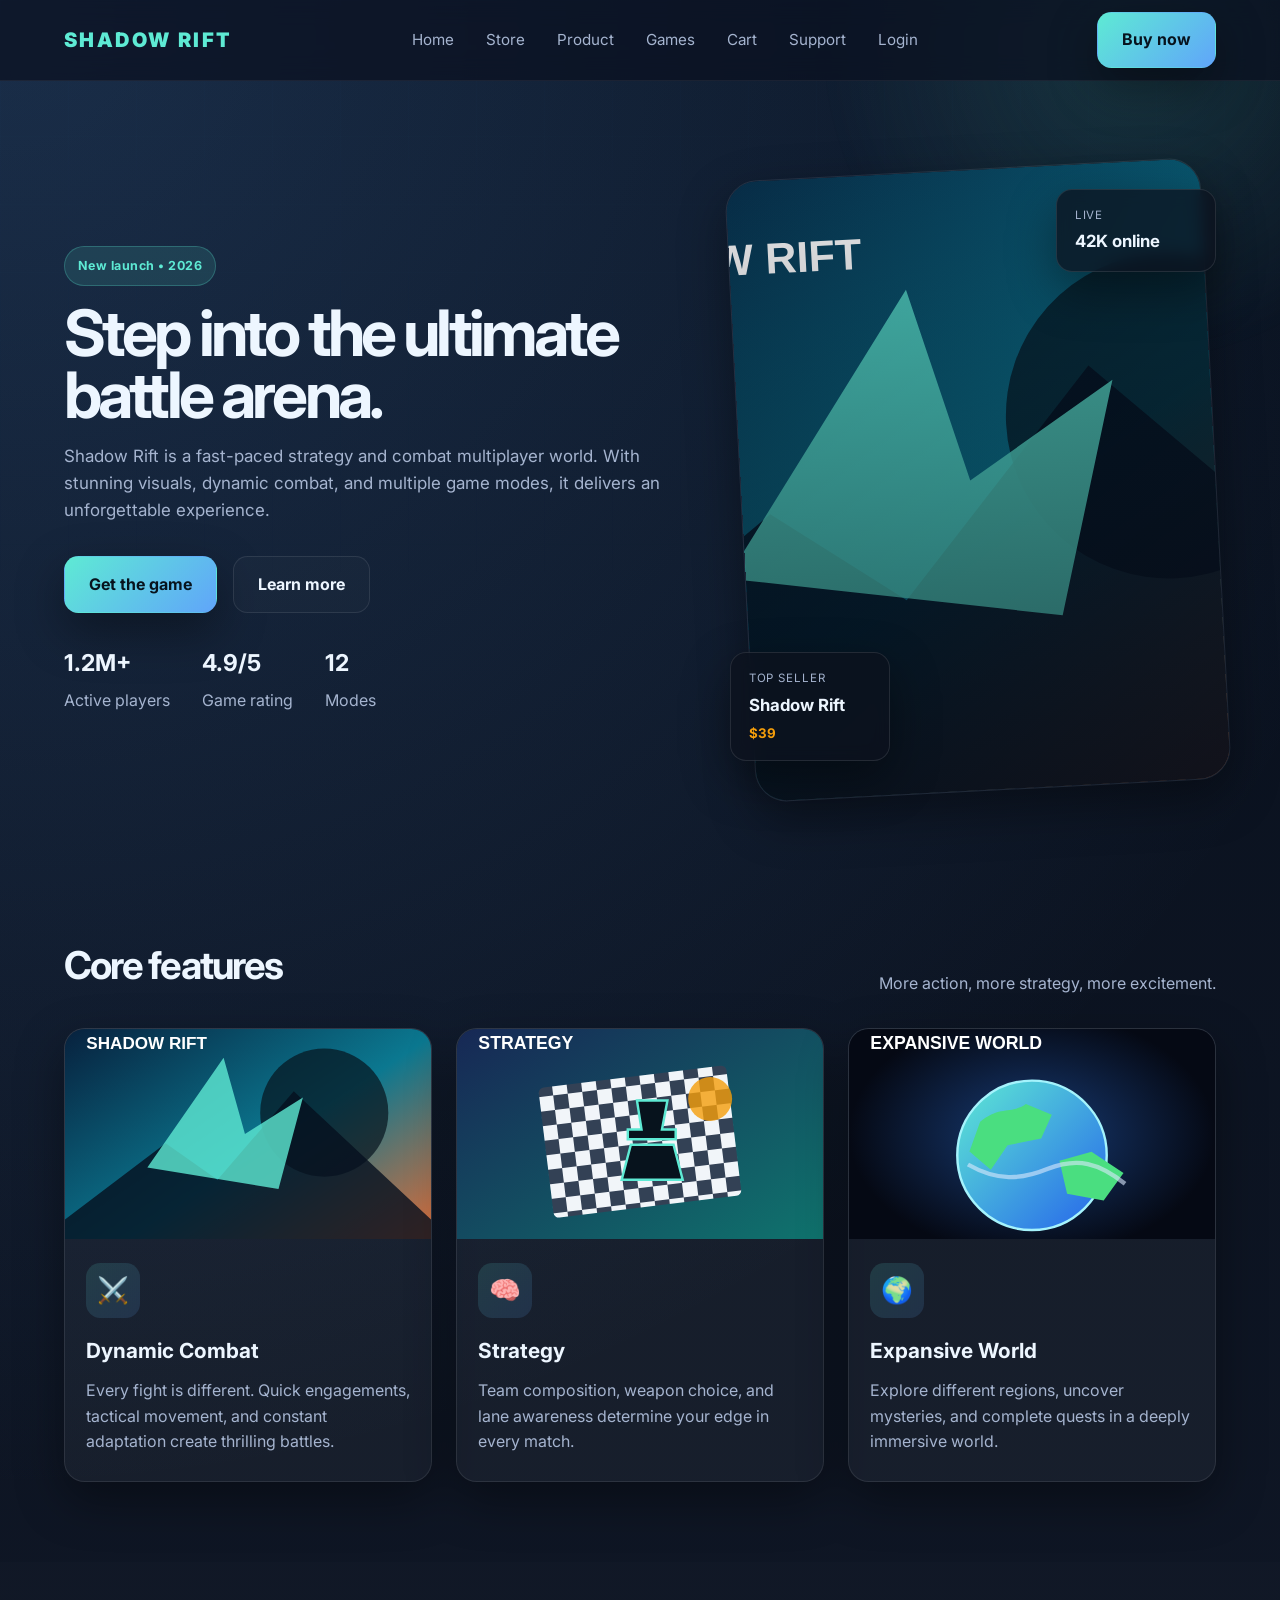
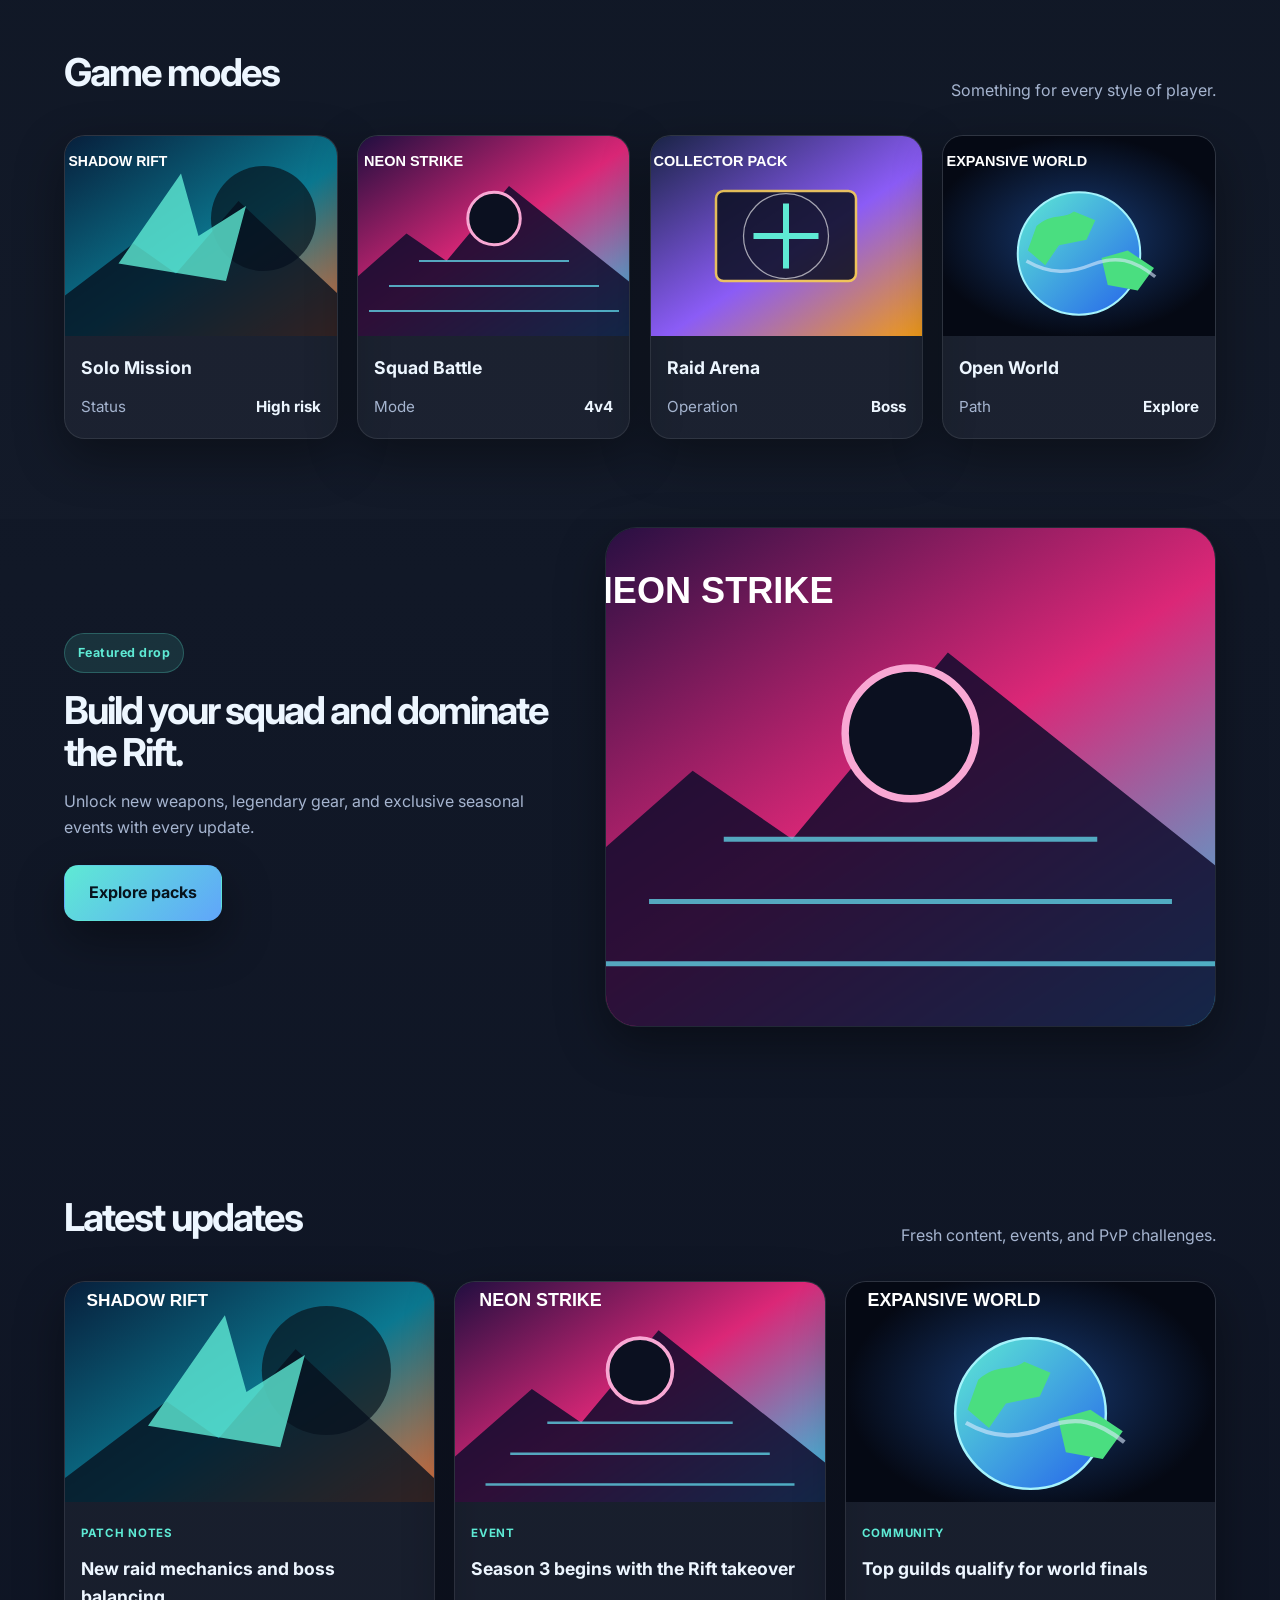
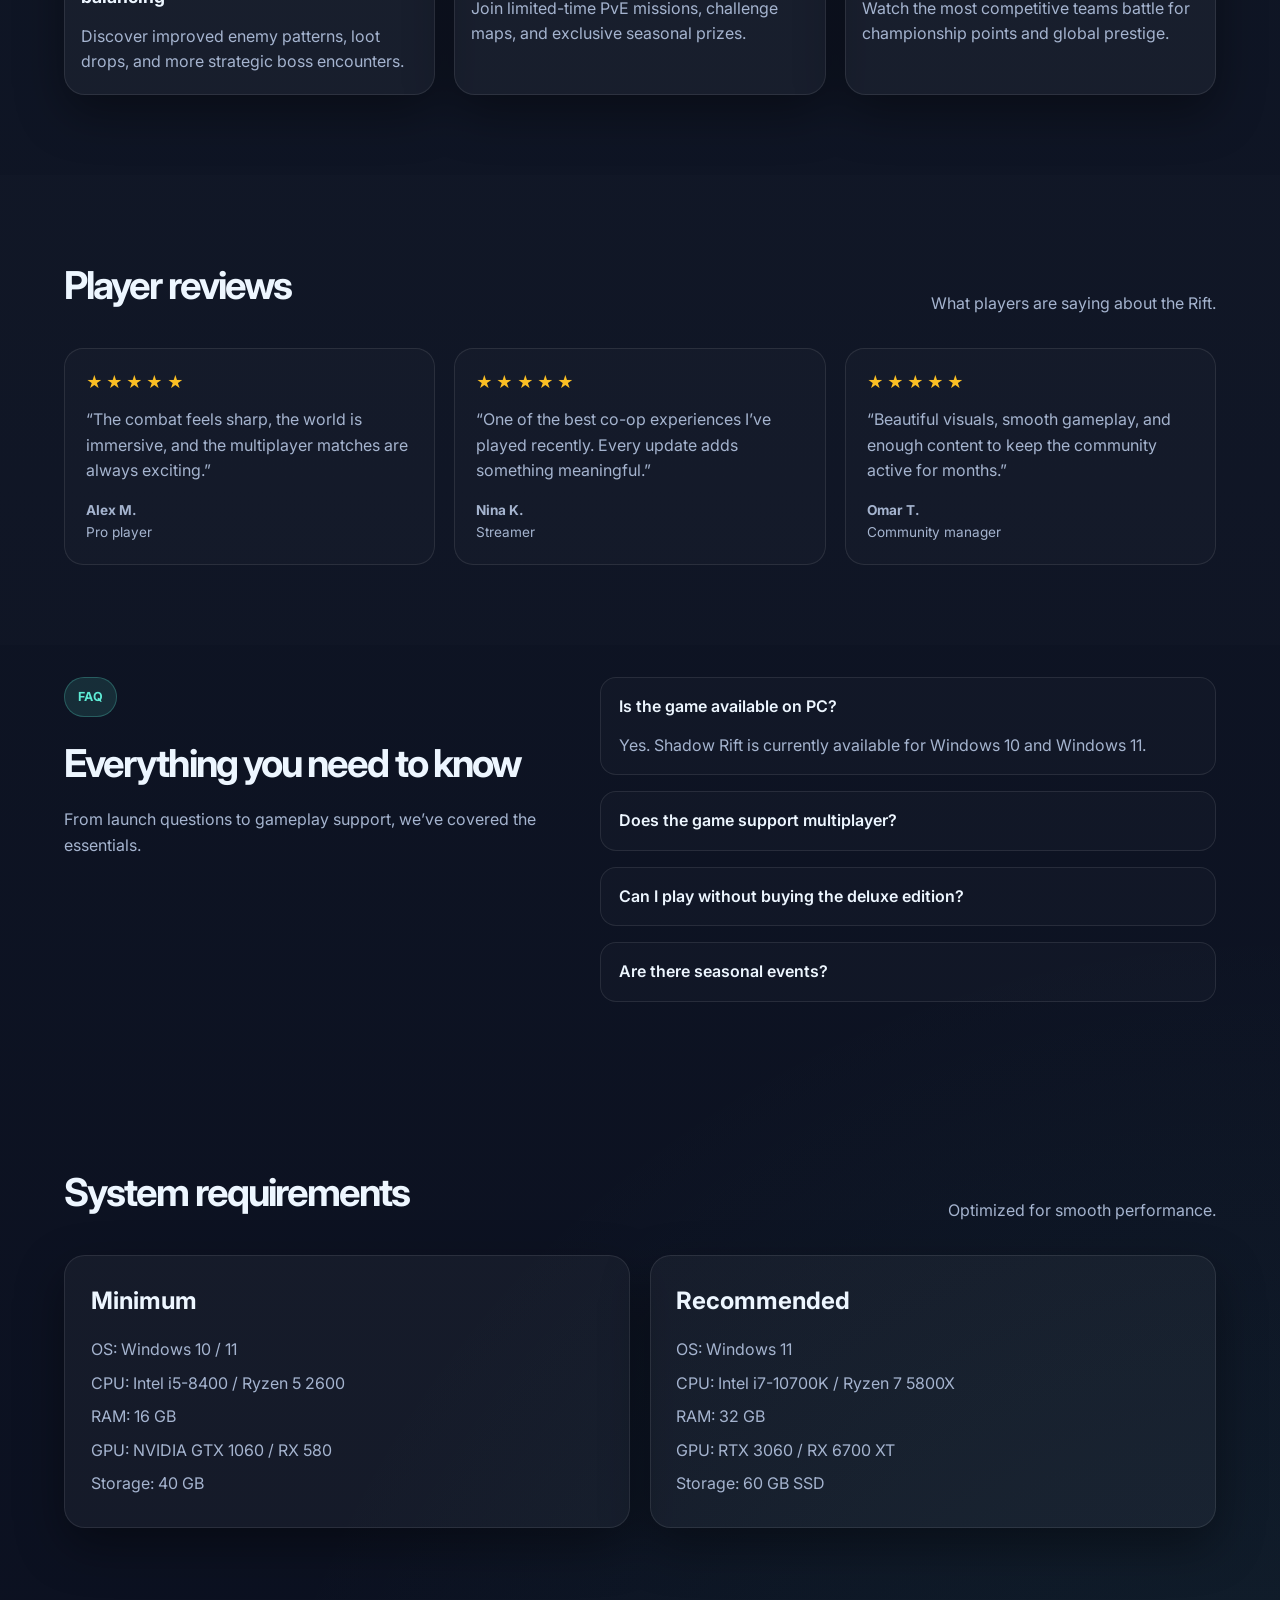
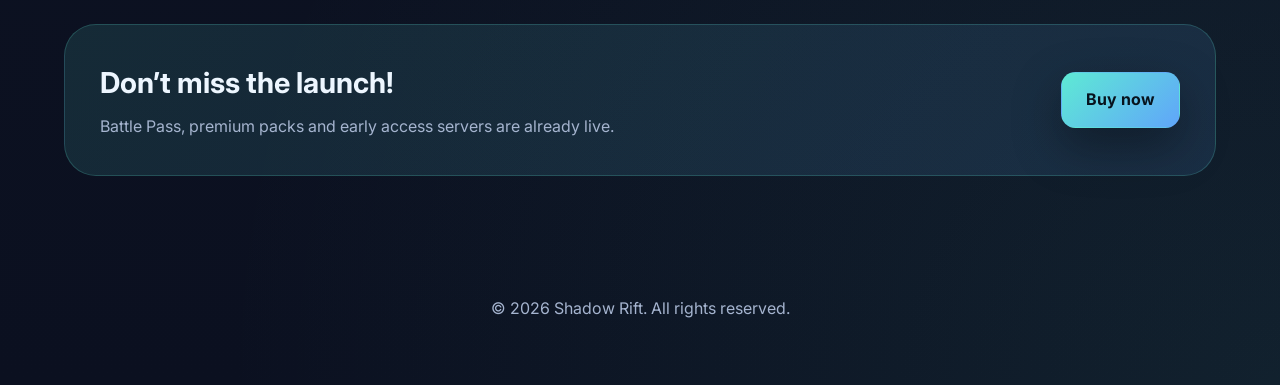
<file: index.html>
<!DOCTYPE html>
<html lang="en">
  <head>
    <meta charset="UTF-8" />
    <meta name="viewport" content="width=device-width, initial-scale=1.0" />
    <meta
      name="description"
      content="Shadow Rift - a modern gaming website landing page."
    />
    <title>Shadow Rift | Game</title>
    <link rel="icon" type="image/svg+xml" href="favicon.svg" />
    <link rel="preconnect" href="https://fonts.googleapis.com" />
    <link rel="preconnect" href="https://fonts.gstatic.com" crossorigin />
    <link
      href="https://fonts.googleapis.com/css2?family=Inter:wght@400;500;600;700;800;900&display=swap"
      rel="stylesheet"
    />
    <link rel="stylesheet" href="styles.css" />
  </head>
  <body>
    <header class="site-header">
      <div class="container nav-wrap">
        <a href="index.html" class="logo">SHADOW RIFT</a>

        <button class="menu-toggle" aria-label="Menu" aria-expanded="false">
          <span></span>
          <span></span>
          <span></span>
        </button>

        <nav class="main-nav" aria-label="Main navigation">
          <a href="index.html">Home</a>
          <a href="store.html">Store</a>
          <a href="product.html">Product</a>
          <a href="games.html">Games</a>
          <a href="cart.html">Cart</a>
          <a href="contact.html">Support</a>
          <a href="auth.html">Login</a>
        </nav>

        <a href="store.html" class="btn btn-primary nav-btn">Buy now</a>
      </div>
    </header>

    <main id="top">
      <section class="hero">
        <div class="container hero-grid">
          <div class="hero-copy">
            <span class="eyebrow">New launch • 2026</span>
            <h1>Step into the ultimate battle arena.</h1>
            <p>
              Shadow Rift is a fast-paced strategy and combat multiplayer world.
              With stunning visuals, dynamic combat, and multiple game modes,
              it delivers an unforgettable experience.
            </p>

            <div class="cta-row">
              <a href="store.html" class="btn btn-primary">Get the game</a>
              <a href="#about" class="btn btn-ghost">Learn more</a>
            </div>

            <div class="stats">
              <div class="stat">
                <strong>1.2M+</strong>
                <span>Active players</span>
              </div>
              <div class="stat">
                <strong>4.9/5</strong>
                <span>Game rating</span>
              </div>
              <div class="stat">
                <strong>12</strong>
                <span>Modes</span>
              </div>
            </div>
          </div>

          <div class="hero-visual" aria-label="Game card">
            <div class="showcase-panel">
            <img src="assets/rift-battle.svg" alt="Gaming action scene" />
            </div>
            <div class="floating-card card-one">
              <span>Top seller</span>
              <strong>Shadow Rift</strong>
              <small>$39</small>
            </div>
            <div class="floating-card card-two">
              <span>Live</span>
              <strong>42K online</strong>
            </div>
          </div>
        </div>
      </section>

      <section id="about" class="section">
        <div class="container">
          <div class="section-head">
            <h2>Core features</h2>
            <p>More action, more strategy, more excitement.</p>
          </div>

          <div class="features-grid">
            <article class="feature-card" tabindex="0" role="button" data-feature-title="Dynamic Combat" data-feature-icon="⚔️" data-feature-description="Every encounter changes in real time. Chain attacks, reposition quickly, and react to enemy abilities to turn a dangerous fight in your favor." data-feature-points="Fast tactical engagements,Responsive movement system,Weapon and ability combos">
              <div class="feature-image image-one"></div>
              <div class="feature-copy">
                <div class="feature-icon">⚔️</div>
                <h3>Dynamic Combat</h3>
                <p>
                  Every fight is different. Quick engagements, tactical movement,
                  and constant adaptation create thrilling battles.
                </p>
              </div>
            </article>

            <article class="feature-card" tabindex="0" role="button" data-feature-title="Strategy" data-feature-icon="🧠" data-feature-description="Build a team that complements your play style. Your composition, equipment, and map awareness shape every route to victory." data-feature-points="Flexible team compositions,Loadout customization,Objective-focused decisions">
              <div class="feature-image image-two"></div>
              <div class="feature-copy">
                <div class="feature-icon">🧠</div>
                <h3>Strategy</h3>
                <p>
                  Team composition, weapon choice, and lane awareness determine
                  your edge in every match.
                </p>
              </div>
            </article>

            <article class="feature-card" tabindex="0" role="button" data-feature-title="Expansive World" data-feature-icon="🌍" data-feature-description="Travel through connected regions filled with hidden routes, world events, and missions that reward exploration beyond the main path." data-feature-points="Multiple regions to explore,Dynamic world events,Story and side quests">
              <div class="feature-image image-three"></div>
              <div class="feature-copy">
                <div class="feature-icon">🌍</div>
                <h3>Expansive World</h3>
                <p>
                  Explore different regions, uncover mysteries, and complete
                  quests in a deeply immersive world.
                </p>
              </div>
            </article>
          </div>
        </div>
      </section>

      <section id="modes" class="section alt-section">
        <div class="container">
          <div class="section-head">
            <h2>Game modes</h2>
            <p>Something for every style of player.</p>
          </div>

          <div class="modes-grid">
            <article class="mode-card" tabindex="0" role="button" data-game-name="Solo Mission" data-game-genre="Story campaign" data-game-rating="High risk" data-game-modes="Solo play, tactical missions, boss encounters" data-game-platform="PC · Single-player" data-game-description="Take on high-risk missions alone, learn enemy patterns, and build your loadout for encounters where every decision matters.">
              <img src="assets/rift-battle.svg" alt="Solo mission game" />
              <div class="mode-body">
                <h4>Solo Mission</h4>
                <div class="mode-meta">
                  <span>Status</span>
                  <strong>High risk</strong>
                </div>
              </div>
            </article>

            <article class="mode-card" tabindex="0" role="button" data-game-name="Squad Battle" data-game-genre="Team combat" data-game-rating="4v4" data-game-modes="Squad battle, ranked, team objectives" data-game-platform="PC · Online multiplayer" data-game-description="Coordinate with your squad, control the arena, and use complementary abilities to win fast, tactical 4v4 matches.">
              <img src="assets/neon-arena.svg" alt="Squad battle game" />
              <div class="mode-body">
                <h4>Squad Battle</h4>
                <div class="mode-meta">
                  <span>Mode</span>
                  <strong>4v4</strong>
                </div>
              </div>
            </article>

            <article class="mode-card" tabindex="0" role="button" data-game-name="Raid Arena" data-game-genre="Co-op raid" data-game-rating="Boss operation" data-game-modes="Co-op raid, boss fight, loot run" data-game-platform="PC · 4-player co-op" data-game-description="Join a focused strike team, break through dangerous defenses, and defeat powerful bosses for rare rewards and seasonal loot.">
              <img src="assets/pack-collection.svg" alt="Raid arena game" />
              <div class="mode-body">
                <h4>Raid Arena</h4>
                <div class="mode-meta">
                  <span>Operation</span>
                  <strong>Boss</strong>
                </div>
              </div>
            </article>

            <article class="mode-card" tabindex="0" role="button" data-game-name="Open World" data-game-genre="Open-world adventure" data-game-rating="Explore" data-game-modes="Exploration, quests, world events" data-game-platform="PC · Solo and co-op" data-game-description="Explore a living world filled with hidden regions, dynamic events, side quests, and secrets that reward curious players.">
              <img src="assets/earth-world.svg" alt="Earth from space representing an open world" />
              <div class="mode-body">
                <h4>Open World</h4>
                <div class="mode-meta">
                  <span>Path</span>
                  <strong>Explore</strong>
                </div>
              </div>
            </article>
          </div>
        </div>
      </section>

      <section class="section spotlight">
        <div class="container spotlight-grid">
          <div class="spotlight-copy">
            <span class="eyebrow">Featured drop</span>
            <h2>Build your squad and dominate the Rift.</h2>
            <p>Unlock new weapons, legendary gear, and exclusive seasonal events with every update.</p>
            <a href="store.html" class="btn btn-primary">Explore packs</a>
          </div>
          <div class="spotlight-image">
            <img src="assets/neon-arena.svg" alt="Featured gaming character" />
          </div>
        </div>
      </section>

      <section class="section news-section">
        <div class="container">
          <div class="section-head">
            <h2>Latest updates</h2>
            <p>Fresh content, events, and PvP challenges.</p>
          </div>

          <div class="news-grid">
            <article class="news-card">
              <div class="news-image image-news-one"></div>
              <div class="news-body">
                <span class="tag">Patch notes</span>
                <h3>New raid mechanics and boss balancing</h3>
                <p>Discover improved enemy patterns, loot drops, and more strategic boss encounters.</p>
              </div>
            </article>

            <article class="news-card">
              <div class="news-image image-news-two"></div>
              <div class="news-body">
                <span class="tag">Event</span>
                <h3>Season 3 begins with the Rift takeover</h3>
                <p>Join limited-time PvE missions, challenge maps, and exclusive seasonal prizes.</p>
              </div>
            </article>

            <article class="news-card">
              <div class="news-image image-news-three"></div>
              <div class="news-body">
                <span class="tag">Community</span>
                <h3>Top guilds qualify for world finals</h3>
                <p>Watch the most competitive teams battle for championship points and global prestige.</p>
              </div>
            </article>
          </div>
        </div>
      </section>

      <section class="section reviews-section alt-section">
        <div class="container">
          <div class="section-head">
            <h2>Player reviews</h2>
            <p>What players are saying about the Rift.</p>
          </div>

          <div class="reviews-grid">
            <article class="review-card">
              <div class="stars">★★★★★</div>
              <p>“The combat feels sharp, the world is immersive, and the multiplayer matches are always exciting.”</p>
              <div class="review-author">
                <strong>Alex M.</strong>
                <span>Pro player</span>
              </div>
            </article>

            <article class="review-card">
              <div class="stars">★★★★★</div>
              <p>“One of the best co-op experiences I’ve played recently. Every update adds something meaningful.”</p>
              <div class="review-author">
                <strong>Nina K.</strong>
                <span>Streamer</span>
              </div>
            </article>

            <article class="review-card">
              <div class="stars">★★★★★</div>
              <p>“Beautiful visuals, smooth gameplay, and enough content to keep the community active for months.”</p>
              <div class="review-author">
                <strong>Omar T.</strong>
                <span>Community manager</span>
              </div>
            </article>
          </div>
        </div>
      </section>

      <section class="section faq-section">
        <div class="container faq-wrap">
          <div class="faq-copy">
            <span class="eyebrow">FAQ</span>
            <h2>Everything you need to know</h2>
            <p>From launch questions to gameplay support, we’ve covered the essentials.</p>
          </div>

          <div class="faq-list">
            <details open>
              <summary>Is the game available on PC?</summary>
              <p>Yes. Shadow Rift is currently available for Windows 10 and Windows 11.</p>
            </details>
            <details>
              <summary>Does the game support multiplayer?</summary>
              <p>Absolutely. You can play solo, squad-based co-op, and competitive PvP modes.</p>
            </details>
            <details>
              <summary>Can I play without buying the deluxe edition?</summary>
              <p>Yes. The standard edition includes the full base game and access to all core modes.</p>
            </details>
            <details>
              <summary>Are there seasonal events?</summary>
              <p>Yes. New seasonal events are released every few months with cosmetics, maps, and exclusive rewards.</p>
            </details>
          </div>
        </div>
      </section>

      <section id="requirements" class="section">
        <div class="container">
          <div class="section-head">
            <h2>System requirements</h2>
            <p>Optimized for smooth performance.</p>
          </div>

          <div class="requirements-grid">
            <div class="requirements-box">
              <h3>Minimum</h3>
              <ul>
                <li>OS: Windows 10 / 11</li>
                <li>CPU: Intel i5-8400 / Ryzen 5 2600</li>
                <li>RAM: 16 GB</li>
                <li>GPU: NVIDIA GTX 1060 / RX 580</li>
                <li>Storage: 40 GB</li>
              </ul>
            </div>

            <div class="requirements-box">
              <h3>Recommended</h3>
              <ul>
                <li>OS: Windows 11</li>
                <li>CPU: Intel i7-10700K / Ryzen 7 5800X</li>
                <li>RAM: 32 GB</li>
                <li>GPU: RTX 3060 / RX 6700 XT</li>
                <li>Storage: 60 GB SSD</li>
              </ul>
            </div>
          </div>
        </div>
      </section>

      <section id="buy" class="section buy-section">
        <div class="container">
          <div class="cta-box">
            <div>
              <h3>Don’t miss the launch!</h3>
              <p>
                Battle Pass, premium packs and early access servers are already
                live.
              </p>
            </div>
            <a href="store.html" class="btn btn-primary">Buy now</a>
          </div>
        </div>
      </section>
    </main>

    <footer class="site-footer">
      <div class="container">
        <p>© <span id="year"></span> Shadow Rift. All rights reserved.</p>
      </div>
    </footer>

    <script src="script.js"></script>
  </body>
</html>
</file>
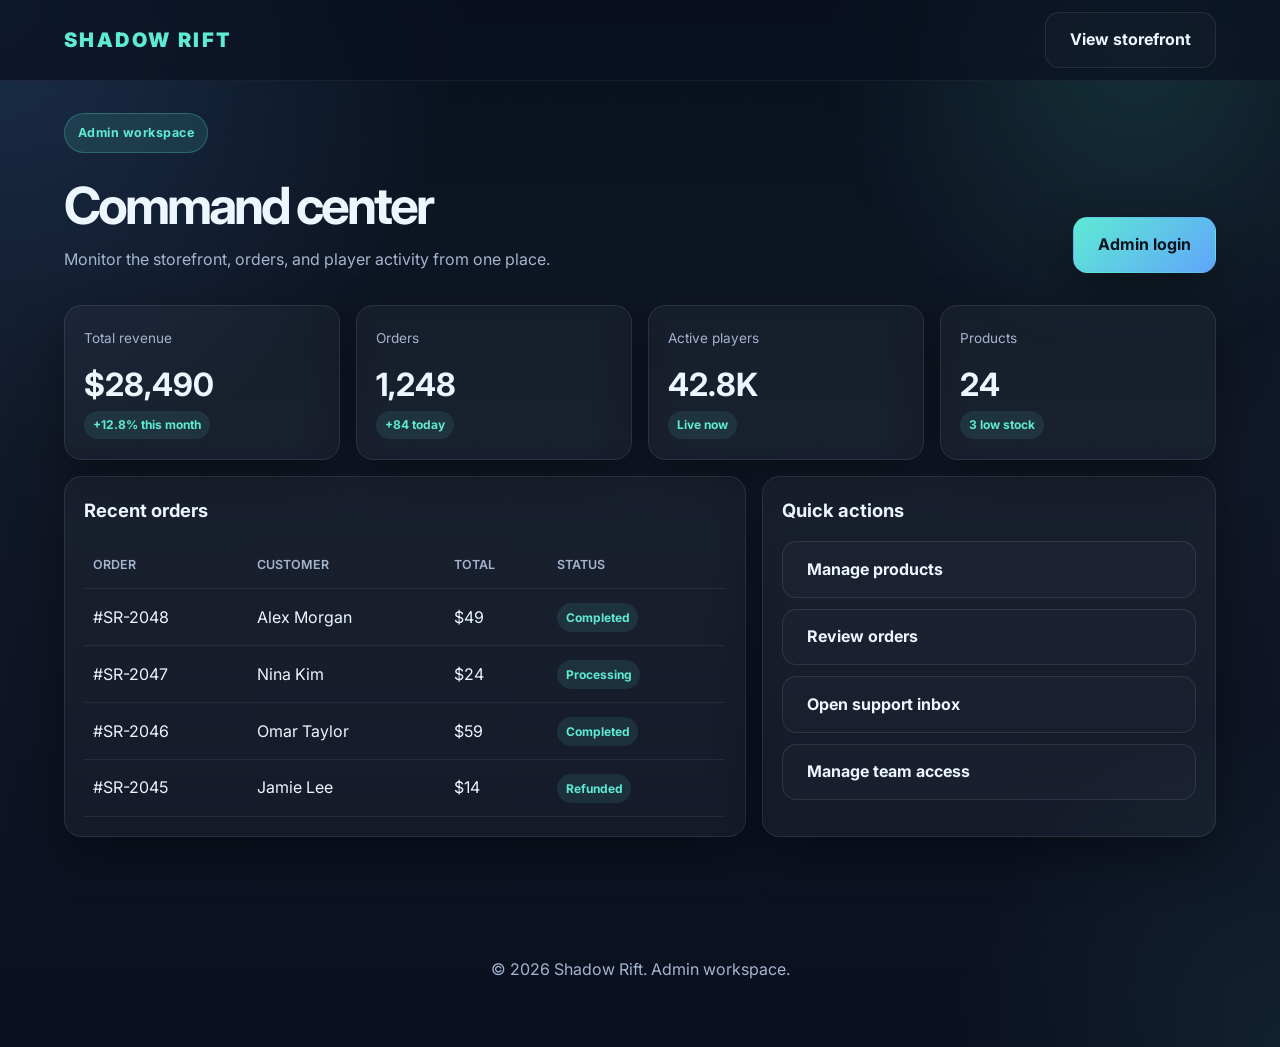
<file: admin.html>
<!DOCTYPE html>
<html lang="en">
  <head>
    <meta charset="UTF-8" />
    <meta name="viewport" content="width=device-width, initial-scale=1.0" />
    <meta name="robots" content="noindex, nofollow" />
    <title>Shadow Rift | Admin Dashboard</title>
    <link rel="icon" type="image/svg+xml" href="favicon.svg" />
    <link rel="preconnect" href="https://fonts.googleapis.com" />
    <link rel="preconnect" href="https://fonts.gstatic.com" crossorigin />
    <link href="https://fonts.googleapis.com/css2?family=Inter:wght@400;500;600;700;800;900&display=swap" rel="stylesheet" />
    <link rel="stylesheet" href="styles.css" />
  </head>
  <body>
    <header class="site-header">
      <div class="container nav-wrap">
        <a href="index.html" class="logo">SHADOW RIFT</a>
        <a href="store.html" class="btn btn-ghost nav-btn">View storefront</a>
      </div>
    </header>

    <main class="admin-main">
      <div class="container">
        <div class="admin-header">
          <div>
            <span class="eyebrow">Admin workspace</span>
            <h1>Command center</h1>
            <p>Monitor the storefront, orders, and player activity from one place.</p>
          </div>
          <a href="auth.html" class="btn btn-primary">Admin login</a>
        </div>

        <section class="admin-grid" aria-label="Store overview">
          <article class="admin-stat">
            <span>Total revenue</span>
            <strong>$28,490</strong>
            <small class="status-pill">+12.8% this month</small>
          </article>
          <article class="admin-stat">
            <span>Orders</span>
            <strong>1,248</strong>
            <small class="status-pill">+84 today</small>
          </article>
          <article class="admin-stat">
            <span>Active players</span>
            <strong>42.8K</strong>
            <small class="status-pill">Live now</small>
          </article>
          <article class="admin-stat">
            <span>Products</span>
            <strong>24</strong>
            <small class="status-pill">3 low stock</small>
          </article>
        </section>

        <section class="admin-layout">
          <div class="admin-panel">
            <h2>Recent orders</h2>
            <div class="admin-table-wrap">
              <table class="admin-table">
                <thead>
                  <tr>
                    <th>Order</th>
                    <th>Customer</th>
                    <th>Total</th>
                    <th>Status</th>
                  </tr>
                </thead>
                <tbody>
                  <tr>
                    <td>#SR-2048</td>
                    <td>Alex Morgan</td>
                    <td>$49</td>
                    <td><span class="status-pill">Completed</span></td>
                  </tr>
                  <tr>
                    <td>#SR-2047</td>
                    <td>Nina Kim</td>
                    <td>$24</td>
                    <td><span class="status-pill">Processing</span></td>
                  </tr>
                  <tr>
                    <td>#SR-2046</td>
                    <td>Omar Taylor</td>
                    <td>$59</td>
                    <td><span class="status-pill">Completed</span></td>
                  </tr>
                  <tr>
                    <td>#SR-2045</td>
                    <td>Jamie Lee</td>
                    <td>$14</td>
                    <td><span class="status-pill">Refunded</span></td>
                  </tr>
                </tbody>
              </table>
            </div>
          </div>

          <aside class="admin-panel">
            <h2>Quick actions</h2>
            <div class="admin-actions">
              <a href="store.html" class="btn btn-ghost">Manage products</a>
              <a href="cart.html" class="btn btn-ghost">Review orders</a>
              <a href="contact.html" class="btn btn-ghost">Open support inbox</a>
              <a href="auth.html" class="btn btn-ghost">Manage team access</a>
            </div>
          </aside>
        </section>
      </div>
    </main>

    <footer class="site-footer">
      <div class="container">
        <p>© <span id="year"></span> Shadow Rift. Admin workspace.</p>
      </div>
    </footer>

    <script src="script.js"></script>
  </body>
</html>
</file>
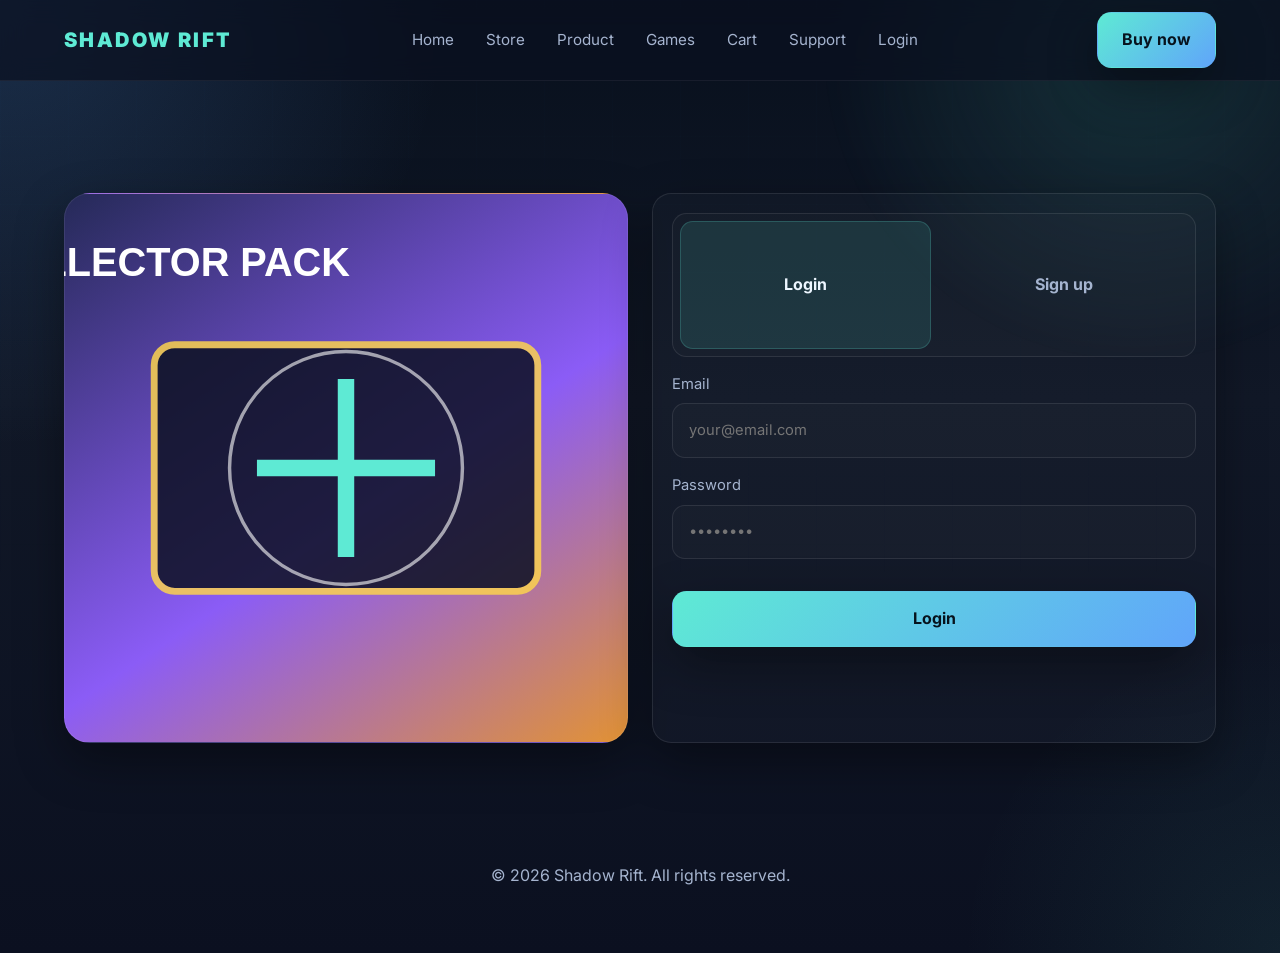
<file: auth.html>
<!DOCTYPE html>
<html lang="en">
  <head>
    <meta charset="UTF-8" />
    <meta name="viewport" content="width=device-width, initial-scale=1.0" />
    <title>Shadow Rift | Login</title>
    <link rel="icon" type="image/svg+xml" href="favicon.svg" />
    <link rel="preconnect" href="https://fonts.googleapis.com" />
    <link rel="preconnect" href="https://fonts.gstatic.com" crossorigin />
    <link href="https://fonts.googleapis.com/css2?family=Inter:wght@400;500;600;700;800;900&display=swap" rel="stylesheet" />
    <link rel="stylesheet" href="styles.css" />
  </head>
  <body>
    <header class="site-header">
      <div class="container nav-wrap">
        <a href="index.html" class="logo">SHADOW RIFT</a>
        <button class="menu-toggle" aria-label="Menu" aria-expanded="false">
          <span></span>
          <span></span>
          <span></span>
        </button>
        <nav class="main-nav" aria-label="Main navigation">
          <a href="index.html">Home</a>
          <a href="store.html">Store</a>
          <a href="product.html">Product</a>
          <a href="games.html">Games</a>
          <a href="cart.html">Cart</a>
          <a href="contact.html">Support</a>
          <a href="auth.html">Login</a>
        </nav>
        <a href="store.html" class="btn btn-primary nav-btn">Buy now</a>
      </div>
    </header>

    <main class="auth-main">
      <section class="section">
        <div class="container auth-shell">
          <div class="auth-visual">
            <div class="auth-image"></div>
          </div>

          <div class="auth-panel">
            <div class="tab-buttons">
              <button class="tab-btn active" data-tab="login">Login</button>
              <button class="tab-btn" data-tab="signup">Sign up</button>
            </div>

            <div class="tab-panel active" id="login-panel">
              <form class="auth-form" data-auth-mode="login">
                <label>
                  Email
                  <input type="email" placeholder="your@email.com" required />
                </label>
                <label>
                  Password
                  <input type="password" placeholder="••••••••" minlength="6" required />
                </label>
                <button type="submit" class="btn btn-primary full-width">Login</button>
              </form>
            </div>

            <div class="tab-panel" id="signup-panel">
              <form class="auth-form" data-auth-mode="signup">
                <label>
                  Full name
                  <input type="text" placeholder="Your name" required />
                </label>
                <label>
                  Email
                  <input type="email" placeholder="your@email.com" required />
                </label>
                <label>
                  Password
                  <input type="password" placeholder="Create a password" minlength="6" required />
                </label>
                <button type="submit" class="btn btn-primary full-width">Create account</button>
              </form>
            </div>
          </div>
        </div>
      </section>
    </main>

    <footer class="site-footer">
      <div class="container">
        <p>© <span id="year"></span> Shadow Rift. All rights reserved.</p>
      </div>
    </footer>

    <script src="script.js"></script>
  </body>
</html>
</file>
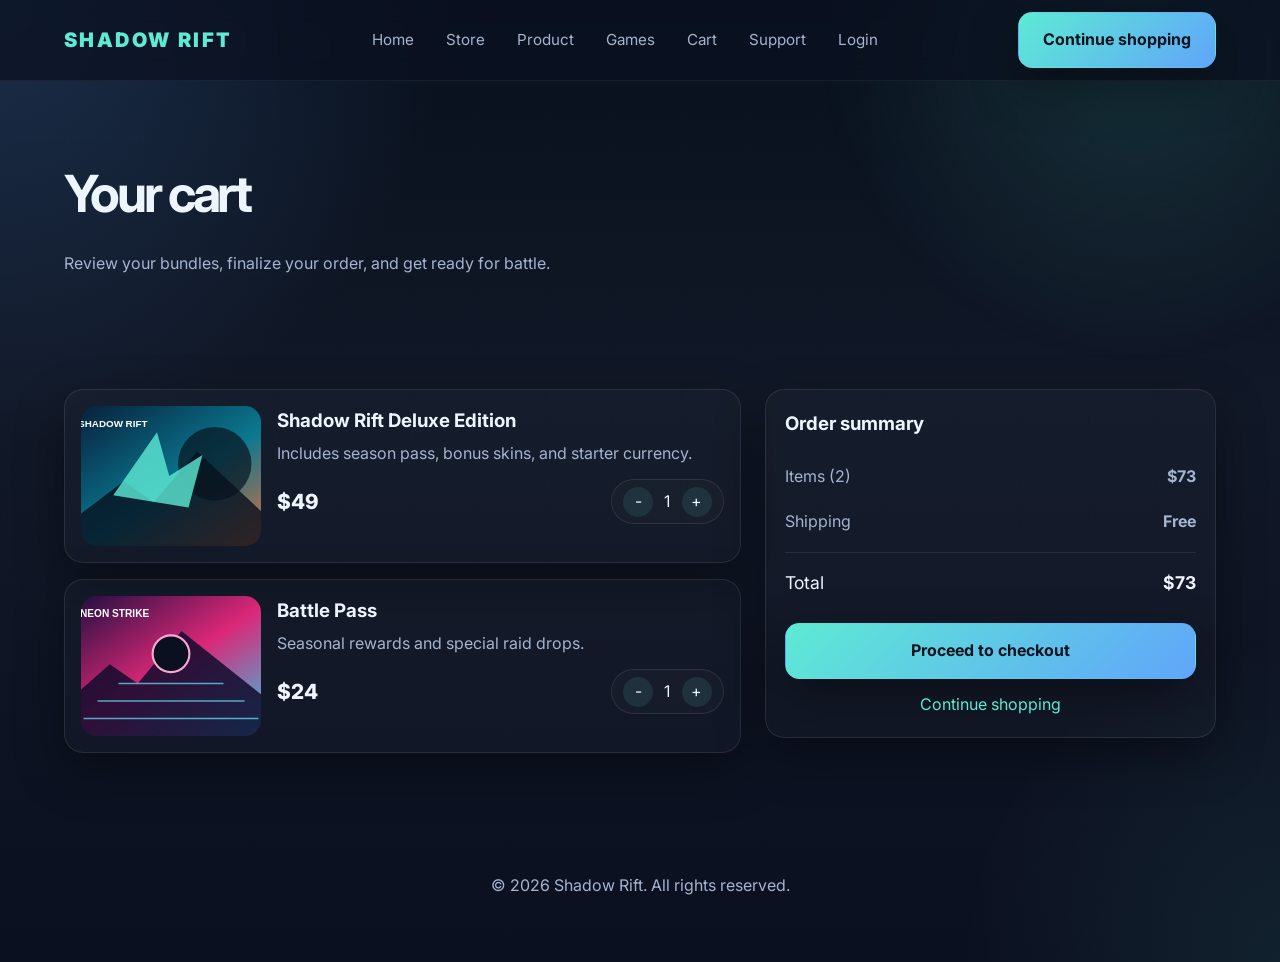
<file: cart.html>
<!DOCTYPE html>
<html lang="en">
  <head>
    <meta charset="UTF-8" />
    <meta name="viewport" content="width=device-width, initial-scale=1.0" />
    <title>Shadow Rift | Cart</title>
    <link rel="icon" type="image/svg+xml" href="favicon.svg" />
    <link rel="preconnect" href="https://fonts.googleapis.com" />
    <link rel="preconnect" href="https://fonts.gstatic.com" crossorigin />
    <link href="https://fonts.googleapis.com/css2?family=Inter:wght@400;500;600;700;800;900&display=swap" rel="stylesheet" />
    <link rel="stylesheet" href="styles.css" />
  </head>
  <body>
    <header class="site-header">
      <div class="container nav-wrap">
        <a href="index.html" class="logo">SHADOW RIFT</a>
        <button class="menu-toggle" aria-label="Menu" aria-expanded="false">
          <span></span>
          <span></span>
          <span></span>
        </button>
        <nav class="main-nav" aria-label="Main navigation">
          <a href="index.html">Home</a>
          <a href="store.html">Store</a>
          <a href="product.html">Product</a>
          <a href="games.html">Games</a>
          <a href="cart.html">Cart</a>
          <a href="contact.html">Support</a>
          <a href="auth.html">Login</a>
        </nav>
        <a href="store.html" class="btn btn-primary nav-btn">Continue shopping</a>
      </div>
    </header>

    <main>
      <section class="page-banner">
        <div class="container">
          <h1>Your cart</h1>
          <p>Review your bundles, finalize your order, and get ready for battle.</p>
        </div>
      </section>

      <section class="section">
        <div class="container cart-layout">
          <div class="cart-list">
            <article class="cart-item">
              <div class="cart-thumb thumb-one"></div>
              <div class="cart-info">
                <h3>Shadow Rift Deluxe Edition</h3>
                <p>Includes season pass, bonus skins, and starter currency.</p>
                <div class="cart-meta">
                  <span class="price-text">$49</span>
                  <div class="qty-control">
                    <button type="button" class="qty-btn minus">-</button>
                    <span class="qty-value">1</span>
                    <button type="button" class="qty-btn plus">+</button>
                  </div>
                </div>
              </div>
            </article>

            <article class="cart-item">
              <div class="cart-thumb thumb-two"></div>
              <div class="cart-info">
                <h3>Battle Pass</h3>
                <p>Seasonal rewards and special raid drops.</p>
                <div class="cart-meta">
                  <span class="price-text">$24</span>
                  <div class="qty-control">
                    <button type="button" class="qty-btn minus">-</button>
                    <span class="qty-value">1</span>
                    <button type="button" class="qty-btn plus">+</button>
                  </div>
                </div>
              </div>
            </article>
          </div>

          <aside class="summary-box">
            <h3>Order summary</h3>
            <div class="summary-row">
              <span>Items (2)</span>
              <strong>$73</strong>
            </div>
            <div class="summary-row">
              <span>Shipping</span>
              <strong>Free</strong>
            </div>
            <div class="summary-row total-row">
              <span>Total</span>
              <strong>$73</strong>
            </div>
            <button class="btn btn-primary full-width">Proceed to checkout</button>
            <a href="store.html" class="mini-link">Continue shopping</a>
          </aside>
        </div>
      </section>
    </main>

    <footer class="site-footer">
      <div class="container">
        <p>© <span id="year"></span> Shadow Rift. All rights reserved.</p>
      </div>
    </footer>

    <script src="script.js"></script>
  </body>
</html>
</file>
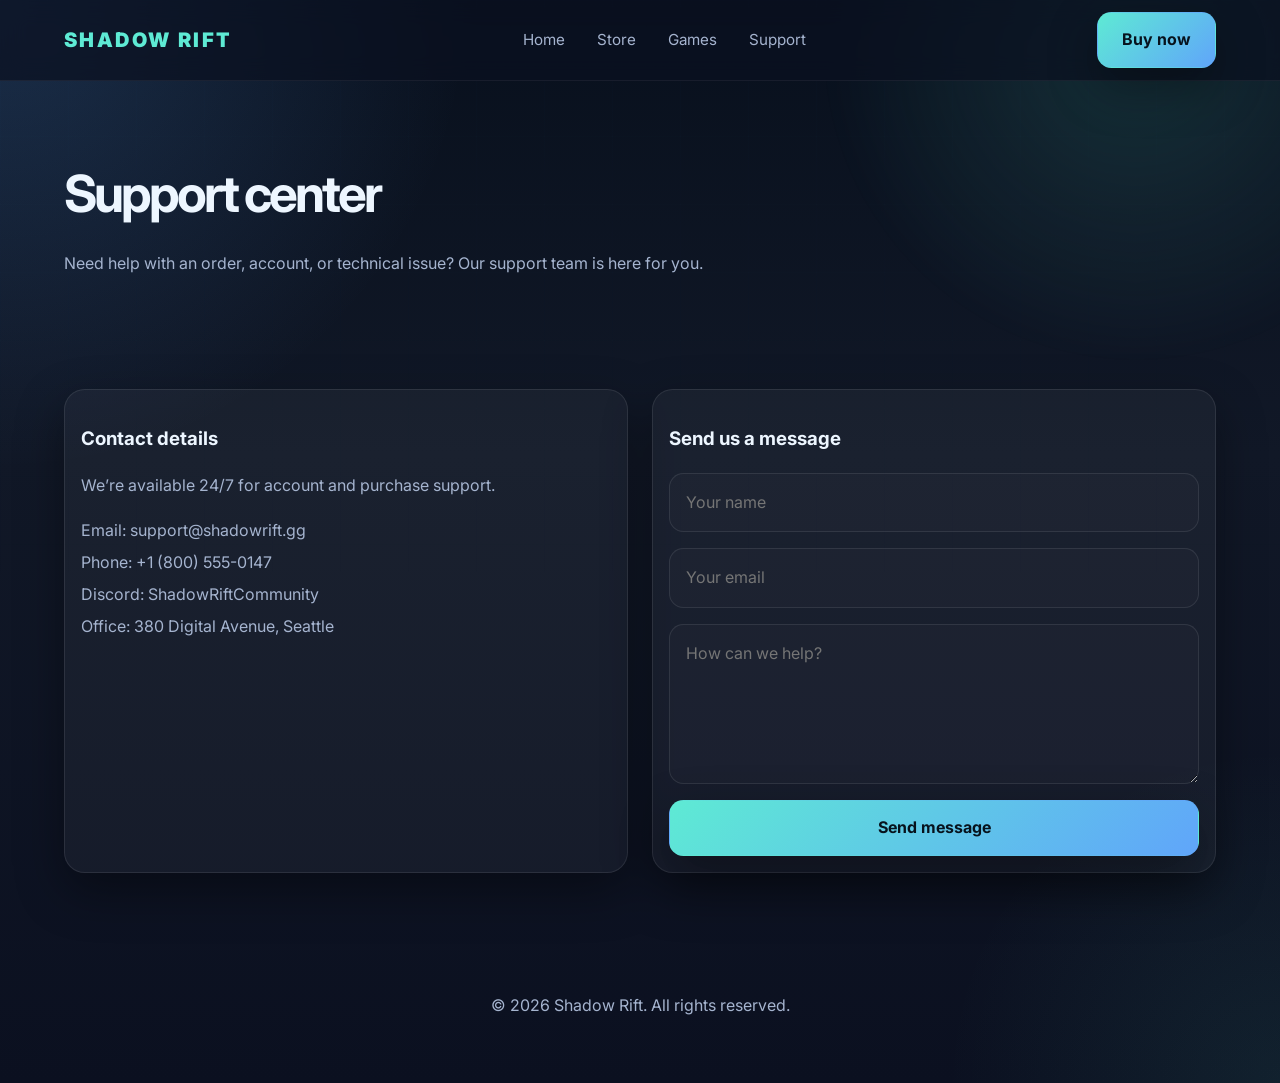
<file: contact.html>
<!DOCTYPE html>
<html lang="en">
  <head>
    <meta charset="UTF-8" />
    <meta name="viewport" content="width=device-width, initial-scale=1.0" />
    <title>Shadow Rift | Contact</title>
    <link rel="icon" type="image/svg+xml" href="favicon.svg" />
    <link rel="preconnect" href="https://fonts.googleapis.com" />
    <link rel="preconnect" href="https://fonts.gstatic.com" crossorigin />
    <link href="https://fonts.googleapis.com/css2?family=Inter:wght@400;500;600;700;800;900&display=swap" rel="stylesheet" />
    <link rel="stylesheet" href="styles.css" />
  </head>
  <body>
    <header class="site-header">
      <div class="container nav-wrap">
        <a href="index.html" class="logo">SHADOW RIFT</a>
        <button class="menu-toggle" aria-label="Menu" aria-expanded="false">
          <span></span>
          <span></span>
          <span></span>
        </button>
        <nav class="main-nav" aria-label="Main navigation">
          <a href="index.html">Home</a>
          <a href="store.html">Store</a>
          <a href="games.html">Games</a>
          <a href="contact.html">Support</a>
        </nav>
        <a href="store.html" class="btn btn-primary nav-btn">Buy now</a>
      </div>
    </header>

    <main>
      <section class="page-banner">
        <div class="container">
          <h1>Support center</h1>
          <p>Need help with an order, account, or technical issue? Our support team is here for you.</p>
        </div>
      </section>

      <section class="section">
        <div class="container contact-grid">
          <div class="info-box">
            <h3>Contact details</h3>
            <p>We’re available 24/7 for account and purchase support.</p>
            <ul>
              <li>Email: support@shadowrift.gg</li>
              <li>Phone: +1 (800) 555-0147</li>
              <li>Discord: ShadowRiftCommunity</li>
              <li>Office: 380 Digital Avenue, Seattle</li>
            </ul>
          </div>

          <div class="contact-panel">
            <h3>Send us a message</h3>
            <form class="contact-form">
              <input type="text" placeholder="Your name" aria-label="Your name" />
              <input type="email" placeholder="Your email" aria-label="Your email" />
              <textarea placeholder="How can we help?" aria-label="Your message"></textarea>
              <button type="submit" class="btn btn-primary">Send message</button>
            </form>
          </div>
        </div>
      </section>
    </main>

    <footer class="site-footer">
      <div class="container">
        <p>© <span id="year"></span> Shadow Rift. All rights reserved.</p>
      </div>
    </footer>

    <script src="script.js"></script>
  </body>
</html>
</file>
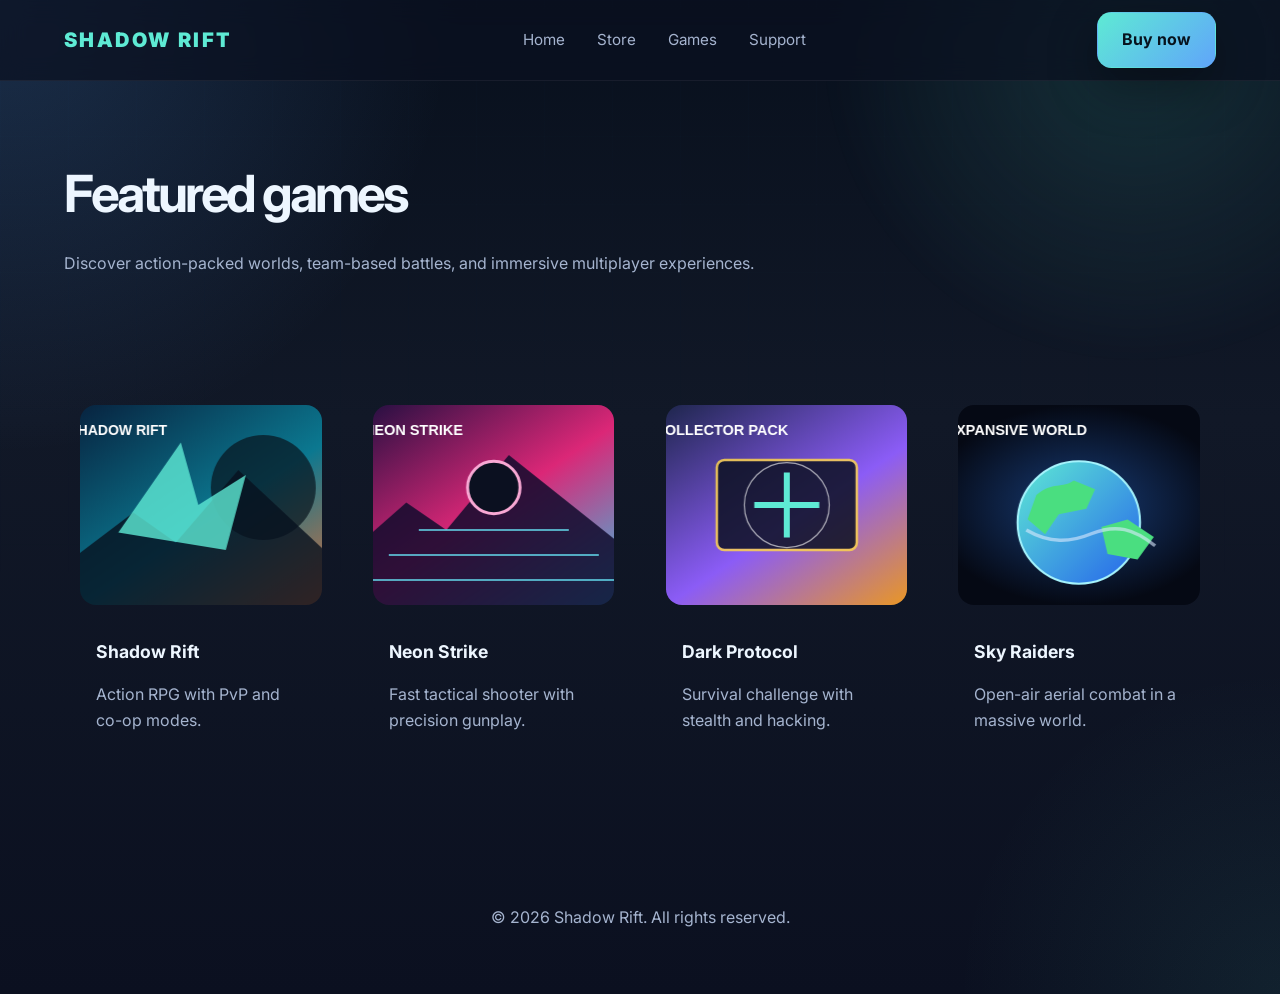
<file: games.html>
<!DOCTYPE html>
<html lang="en">
  <head>
    <meta charset="UTF-8" />
    <meta name="viewport" content="width=device-width, initial-scale=1.0" />
    <title>Shadow Rift | Games</title>
    <link rel="icon" type="image/svg+xml" href="favicon.svg" />
    <link rel="preconnect" href="https://fonts.googleapis.com" />
    <link rel="preconnect" href="https://fonts.gstatic.com" crossorigin />
    <link href="https://fonts.googleapis.com/css2?family=Inter:wght@400;500;600;700;800;900&display=swap" rel="stylesheet" />
    <link rel="stylesheet" href="styles.css" />
  </head>
  <body>
    <header class="site-header">
      <div class="container nav-wrap">
        <a href="index.html" class="logo">SHADOW RIFT</a>
        <button class="menu-toggle" aria-label="Menu" aria-expanded="false">
          <span></span>
          <span></span>
          <span></span>
        </button>
        <nav class="main-nav" aria-label="Main navigation">
          <a href="index.html">Home</a>
          <a href="store.html">Store</a>
          <a href="games.html">Games</a>
          <a href="contact.html">Support</a>
        </nav>
        <a href="store.html" class="btn btn-primary nav-btn">Buy now</a>
      </div>
    </header>

    <main>
      <section class="page-banner">
        <div class="container">
          <h1>Featured games</h1>
          <p>Discover action-packed worlds, team-based battles, and immersive multiplayer experiences.</p>
        </div>
      </section>

      <section class="section">
        <div class="container">
          <div class="games-grid">
            <article class="game-tile" tabindex="0" role="button" data-game-name="Shadow Rift" data-game-genre="Action RPG" data-game-rating="4.9/5" data-game-modes="PvP, co-op, solo missions" data-game-platform="PC · Windows 10/11" data-game-description="Enter a fractured battlefield where every decision changes the fight. Build your squad, unlock legendary gear, and compete across dynamic arenas.">
              <div class="game-image game-image-rift"></div>
              <div class="game-body">
                <h4>Shadow Rift</h4>
                <p>Action RPG with PvP and co-op modes.</p>
              </div>
            </article>

            <article class="game-tile" tabindex="0" role="button" data-game-name="Neon Strike" data-game-genre="Tactical FPS" data-game-rating="4.7/5" data-game-modes="5v5, ranked, deathmatch" data-game-platform="PC · Online multiplayer" data-game-description="Move fast through a neon city, coordinate with your team, and master precise weapons in a competitive tactical shooter.">
              <div class="game-image game-image-neon"></div>
              <div class="game-body">
                <h4>Neon Strike</h4>
                <p>Fast tactical shooter with precision gunplay.</p>
              </div>
            </article>

            <article class="game-tile" tabindex="0" role="button" data-game-name="Dark Protocol" data-game-genre="Stealth survival" data-game-rating="4.8/5" data-game-modes="Campaign, stealth, survival" data-game-platform="PC · Single-player" data-game-description="Hack your way through a hostile network, stay hidden from adaptive enemies, and uncover the secret behind the Dark Protocol.">
              <div class="game-image game-image-pack"></div>
              <div class="game-body">
                <h4>Dark Protocol</h4>
                <p>Survival challenge with stealth and hacking.</p>
              </div>
            </article>

            <article class="game-tile" tabindex="0" role="button" data-game-name="Sky Raiders" data-game-genre="Open-world action" data-game-rating="4.6/5" data-game-modes="Aerial combat, exploration, raids" data-game-platform="PC · Co-op supported" data-game-description="Take to the skies in a massive open world filled with aerial battles, hidden islands, and high-risk raids for your crew.">
              <div class="game-image game-image-world"></div>
              <div class="game-body">
                <h4>Sky Raiders</h4>
                <p>Open-air aerial combat in a massive world.</p>
              </div>
            </article>
          </div>
        </div>
      </section>
    </main>

    <footer class="site-footer">
      <div class="container">
        <p>© <span id="year"></span> Shadow Rift. All rights reserved.</p>
      </div>
    </footer>

    <script src="script.js"></script>
  </body>
</html>
</file>
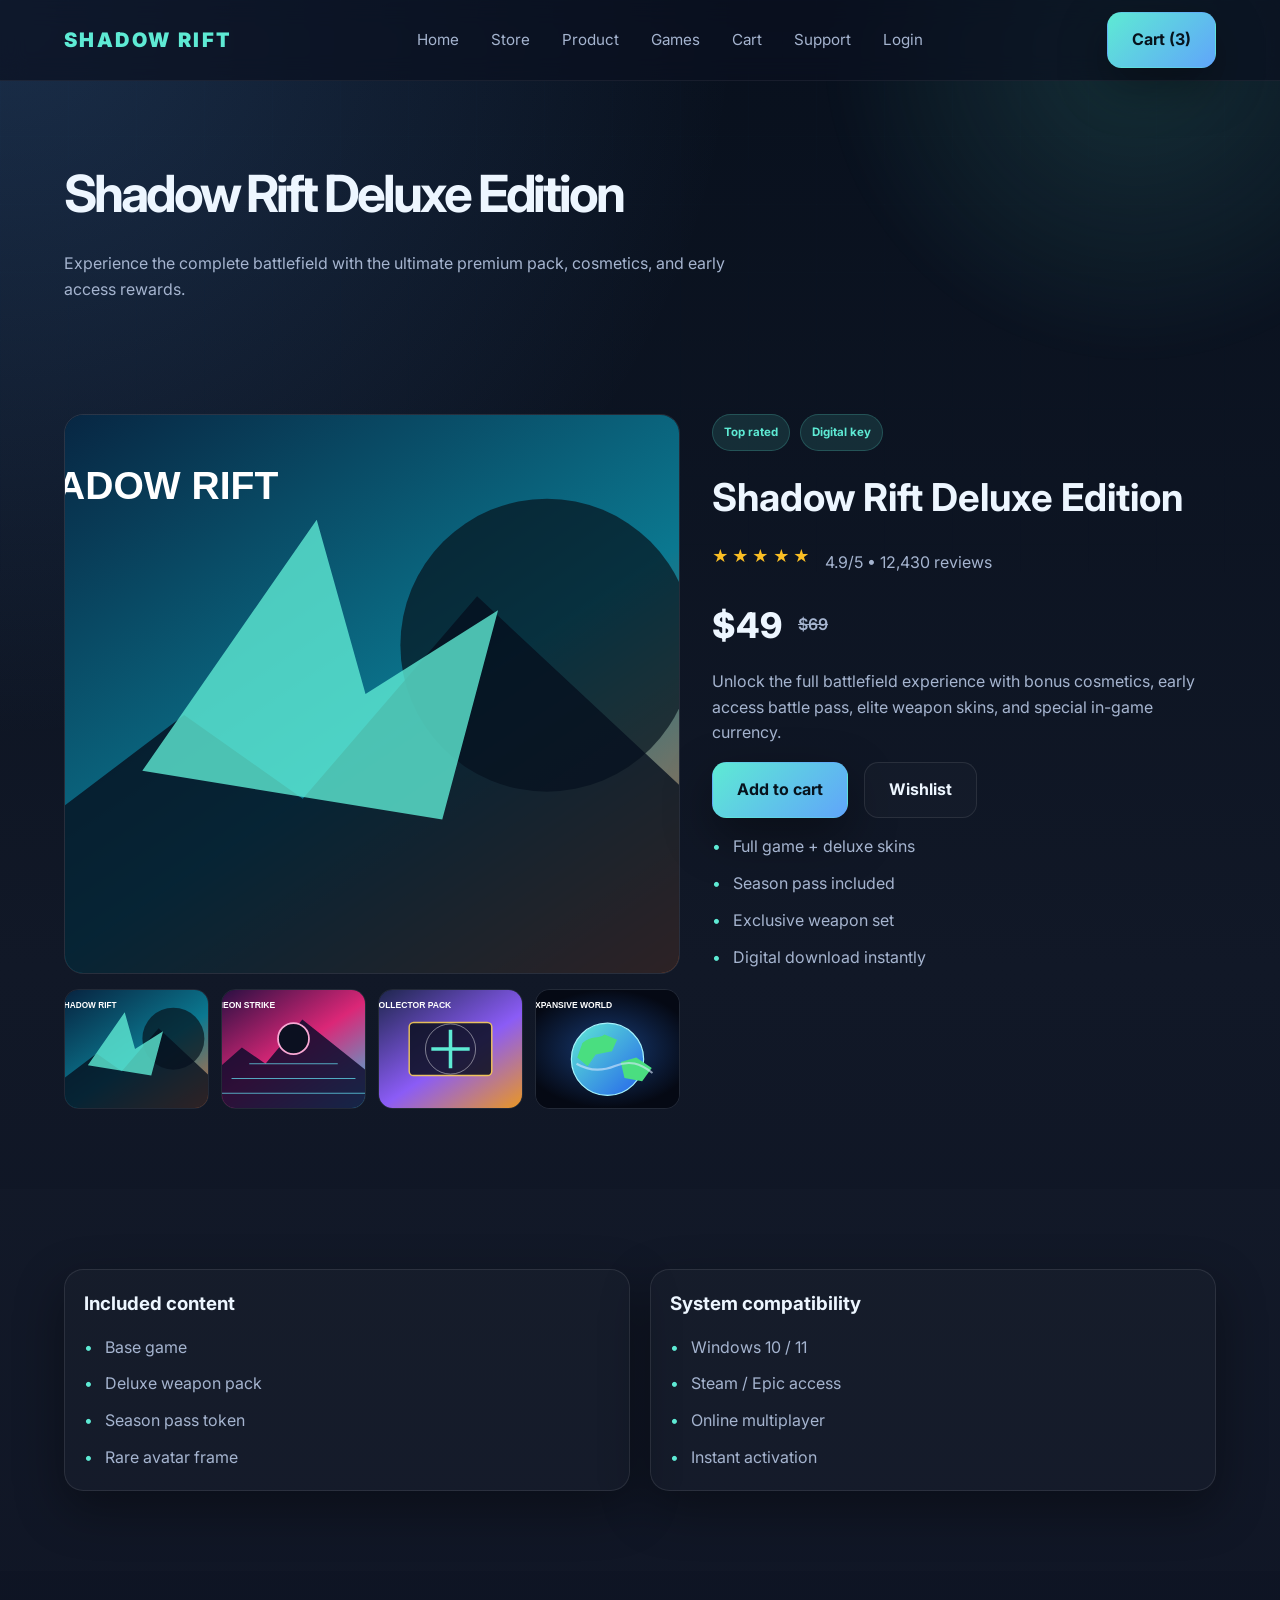
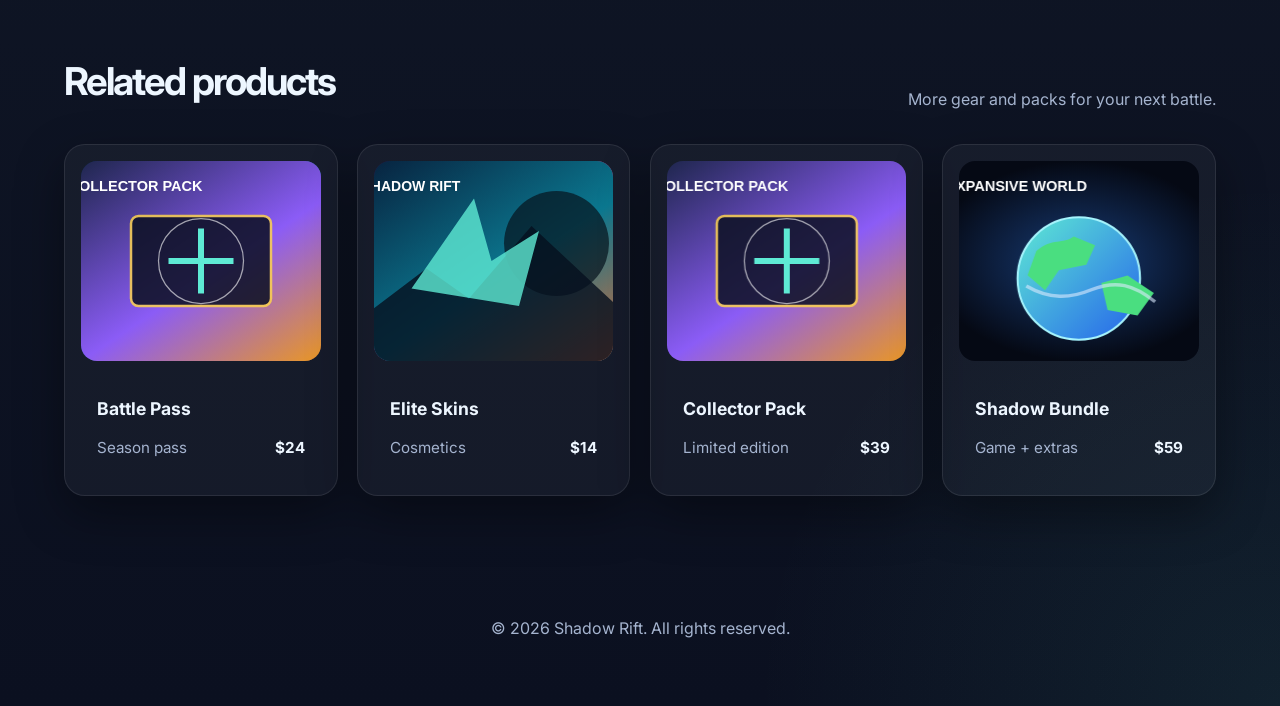
<file: product.html>
<!DOCTYPE html>
<html lang="en">
  <head>
    <meta charset="UTF-8" />
    <meta name="viewport" content="width=device-width, initial-scale=1.0" />
    <title>Shadow Rift | Product</title>
    <link rel="icon" type="image/svg+xml" href="favicon.svg" />
    <link rel="preconnect" href="https://fonts.googleapis.com" />
    <link rel="preconnect" href="https://fonts.gstatic.com" crossorigin />
    <link href="https://fonts.googleapis.com/css2?family=Inter:wght@400;500;600;700;800;900&display=swap" rel="stylesheet" />
    <link rel="stylesheet" href="styles.css" />
  </head>
  <body>
    <header class="site-header">
      <div class="container nav-wrap">
        <a href="index.html" class="logo">SHADOW RIFT</a>
        <button class="menu-toggle" aria-label="Menu" aria-expanded="false">
          <span></span>
          <span></span>
          <span></span>
        </button>
        <nav class="main-nav" aria-label="Main navigation">
          <a href="index.html">Home</a>
          <a href="store.html">Store</a>
          <a href="product.html">Product</a>
          <a href="games.html">Games</a>
          <a href="cart.html">Cart</a>
          <a href="contact.html">Support</a>
          <a href="auth.html">Login</a>
        </nav>
        <a href="cart.html" class="btn btn-primary nav-btn">Cart (3)</a>
      </div>
    </header>

    <main>
      <section class="page-banner">
        <div class="container">
          <h1>Shadow Rift Deluxe Edition</h1>
          <p>Experience the complete battlefield with the ultimate premium pack, cosmetics, and early access rewards.</p>
        </div>
      </section>

      <section class="section product-section">
        <div class="container product-shell">
          <div class="product-gallery">
            <div class="product-gallery-main">
              <img src="assets/rift-battle.svg" alt="Shadow Rift Deluxe Edition" />
            </div>
            <div class="product-thumbs">
              <img src="assets/rift-battle.svg" alt="Game scene one" />
              <img src="assets/neon-arena.svg" alt="Game scene two" />
              <img src="assets/pack-collection.svg" alt="Game scene three" />
              <img src="assets/earth-world.svg" alt="Game scene four" />
            </div>
          </div>

          <div class="product-info">
            <div class="product-badges">
              <span>Top rated</span>
              <span>Digital key</span>
            </div>
            <h2>Shadow Rift Deluxe Edition</h2>
            <div class="rating-line">
              <span class="stars">★★★★★</span>
              <span>4.9/5 • 12,430 reviews</span>
            </div>

            <div class="price-row">
              <div class="price-tag">$49</div>
              <div class="compare-price">$69</div>
            </div>

            <p class="product-description">
              Unlock the full battlefield experience with bonus cosmetics, early access battle pass, elite weapon skins, and special in-game currency.
            </p>

            <div class="buy-row">
              <button class="btn btn-primary">Add to cart</button>
              <button class="btn btn-ghost">Wishlist</button>
            </div>

            <ul class="feature-list">
              <li>Full game + deluxe skins</li>
              <li>Season pass included</li>
              <li>Exclusive weapon set</li>
              <li>Digital download instantly</li>
            </ul>
          </div>
        </div>
      </section>

      <section class="section alt-section">
        <div class="container product-specs">
          <div class="spec-box">
            <h3>Included content</h3>
            <ul>
              <li>Base game</li>
              <li>Deluxe weapon pack</li>
              <li>Season pass token</li>
              <li>Rare avatar frame</li>
            </ul>
          </div>

          <div class="spec-box">
            <h3>System compatibility</h3>
            <ul>
              <li>Windows 10 / 11</li>
              <li>Steam / Epic access</li>
              <li>Online multiplayer</li>
              <li>Instant activation</li>
            </ul>
          </div>
        </div>
      </section>

      <section class="section">
        <div class="container">
          <div class="section-head">
            <h2>Related products</h2>
            <p>More gear and packs for your next battle.</p>
          </div>

          <div class="related-grid">
            <article class="product-card">
              <img class="product-image" src="assets/pack-collection.svg" alt="Collector Pack artwork" />
              <div class="product-body">
                <h4>Battle Pass</h4>
                <div class="product-meta">
                  <span>Season pass</span>
                  <strong>$24</strong>
                </div>
              </div>
            </article>

            <article class="product-card">
              <img class="product-image" src="assets/rift-battle.svg" alt="Shadow Bundle artwork" />
              <div class="product-body">
                <h4>Elite Skins</h4>
                <div class="product-meta">
                  <span>Cosmetics</span>
                  <strong>$14</strong>
                </div>
              </div>
            </article>

            <article class="product-card">
              <div class="product-image"></div>
              <div class="product-body">
                <h4>Collector Pack</h4>
                <div class="product-meta">
                  <span>Limited edition</span>
                  <strong>$39</strong>
                </div>
              </div>
            </article>

            <article class="product-card">
              <div class="product-image"></div>
              <div class="product-body">
                <h4>Shadow Bundle</h4>
                <div class="product-meta">
                  <span>Game + extras</span>
                  <strong>$59</strong>
                </div>
              </div>
            </article>
          </div>
        </div>
      </section>
    </main>

    <footer class="site-footer">
      <div class="container">
        <p>© <span id="year"></span> Shadow Rift. All rights reserved.</p>
      </div>
    </footer>

    <script src="script.js"></script>
  </body>
</html>
</file>
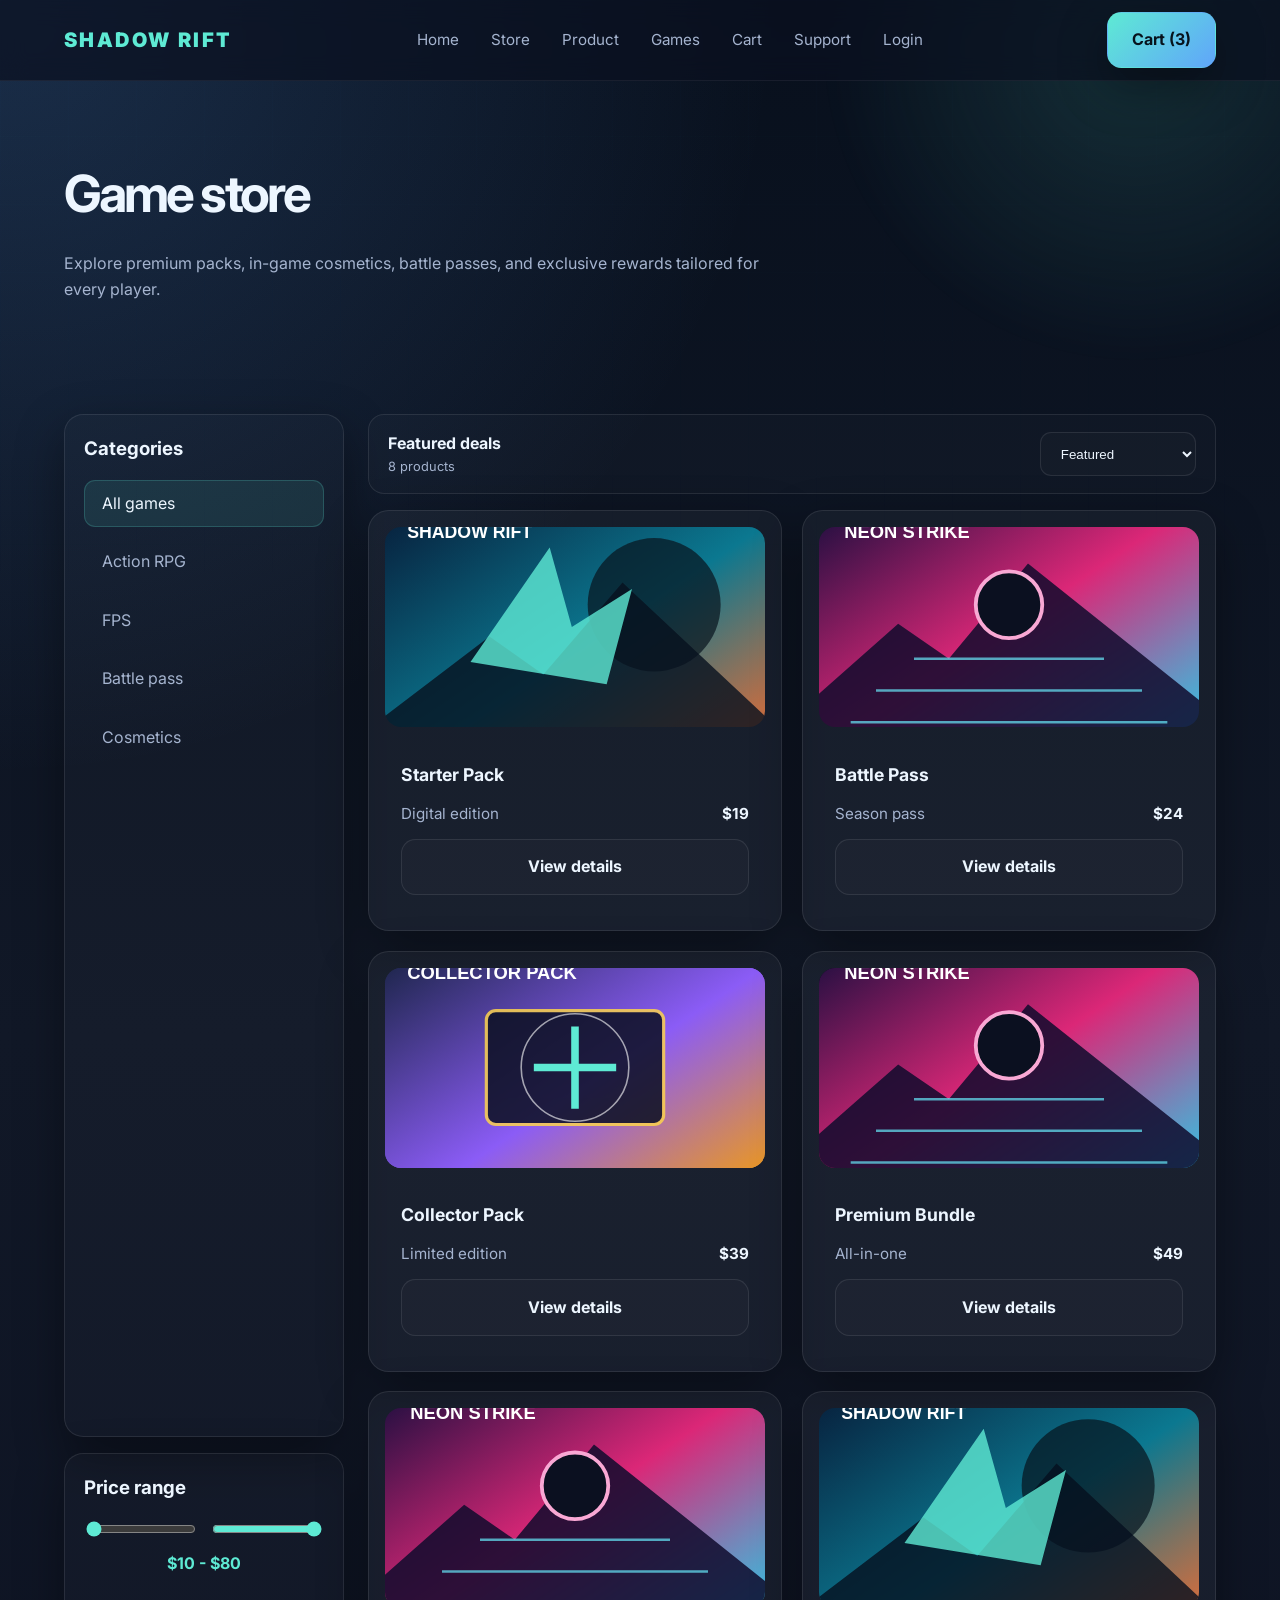
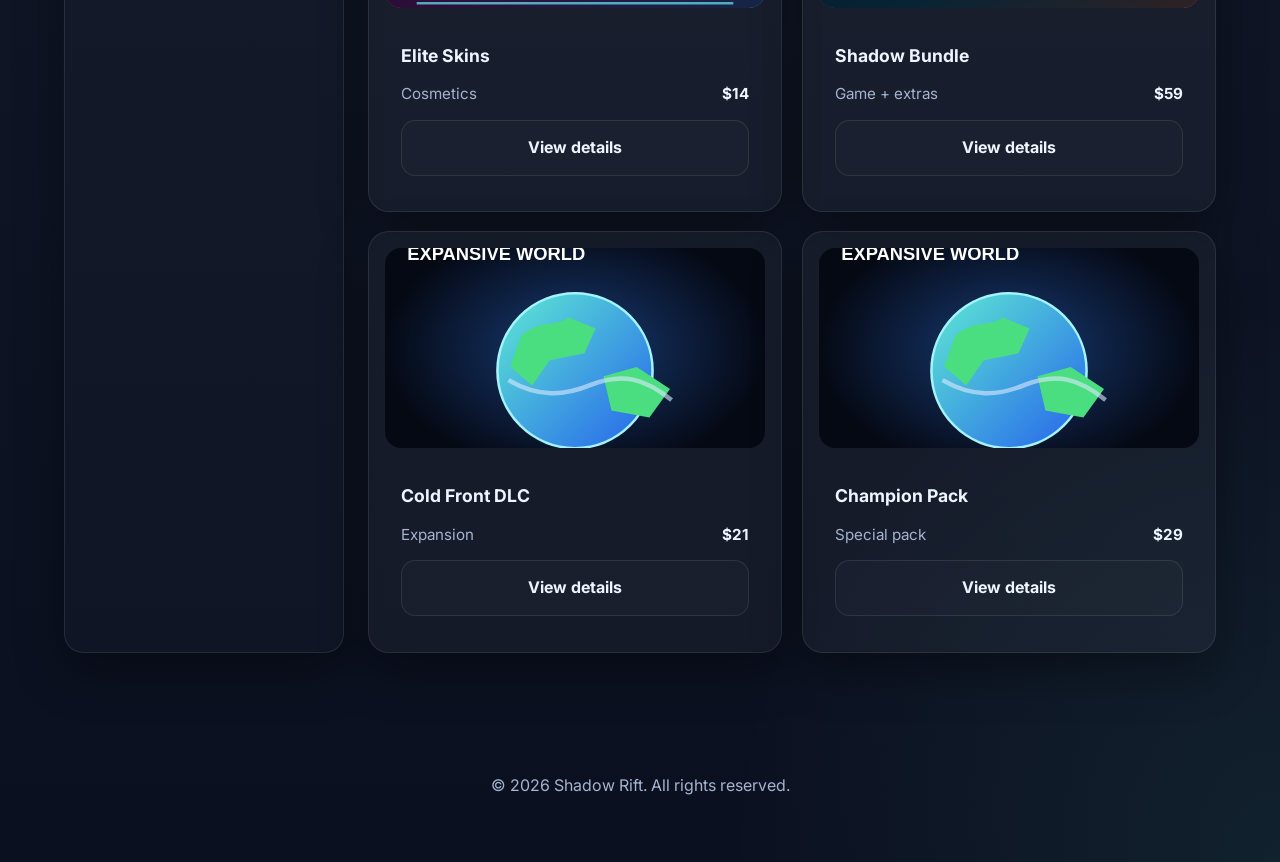
<file: store.html>
<!DOCTYPE html>
<html lang="en">
  <head>
    <meta charset="UTF-8" />
    <meta name="viewport" content="width=device-width, initial-scale=1.0" />
    <title>Shadow Rift | Store</title>
    <link rel="icon" type="image/svg+xml" href="favicon.svg" />
    <link rel="preconnect" href="https://fonts.googleapis.com" />
    <link rel="preconnect" href="https://fonts.gstatic.com" crossorigin />
    <link href="https://fonts.googleapis.com/css2?family=Inter:wght@400;500;600;700;800;900&display=swap" rel="stylesheet" />
    <link rel="stylesheet" href="styles.css" />
  </head>
  <body>
    <header class="site-header">
      <div class="container nav-wrap">
        <a href="index.html" class="logo">SHADOW RIFT</a>
        <button class="menu-toggle" aria-label="Menu" aria-expanded="false">
          <span></span>
          <span></span>
          <span></span>
        </button>
        <nav class="main-nav" aria-label="Main navigation">
          <a href="index.html">Home</a>
          <a href="store.html">Store</a>
          <a href="product.html">Product</a>
          <a href="games.html">Games</a>
          <a href="cart.html">Cart</a>
          <a href="contact.html">Support</a>
          <a href="auth.html">Login</a>
        </nav>
        <a href="cart.html" class="btn btn-primary nav-btn">Cart (3)</a>
      </div>
    </header>

    <main>
      <section class="page-banner">
        <div class="container">
          <h1>Game store</h1>
          <p>Explore premium packs, in-game cosmetics, battle passes, and exclusive rewards tailored for every player.</p>
        </div>
      </section>

      <section class="section">
        <div class="container store-layout">
          <aside class="store-sidebar">
            <div class="sidebar-box">
              <h3>Categories</h3>
              <ul>
                <li class="active" data-category="all"><button type="button">All games</button></li>
                <li data-category="action-rpg"><button type="button">Action RPG</button></li>
                <li data-category="fps"><button type="button">FPS</button></li>
                <li data-category="battle-pass"><button type="button">Battle pass</button></li>
                <li data-category="cosmetics"><button type="button">Cosmetics</button></li>
              </ul>
            </div>

            <div class="sidebar-box">
              <h3>Price range</h3>
              <div class="range-row">
                <input id="price-min-filter" type="range" min="10" max="80" value="10" aria-label="Minimum price" />
                <input id="price-filter" type="range" min="10" max="80" value="80" aria-label="Maximum price" />
              </div>
              <span id="price-value">$10 - $80</span>
            </div>
          </aside>

          <div class="store-content">
            <div class="store-toolbar">
              <div>
                <strong>Featured deals</strong>
                <span id="product-count">8 products</span>
              </div>
              <select id="sort-products" aria-label="Sort products">
                <option>Featured</option>
                <option>Newest</option>
                <option>Price: low to high</option>
              </select>
            </div>

            <div class="products-grid products-grid-store">
              <article class="product-card" data-category="action-rpg" data-price="19" data-order="1">
                <div class="product-image"></div>
                <div class="product-body">
                  <h4>Starter Pack</h4>
                  <div class="product-meta">
                    <span>Digital edition</span>
                    <strong>$19</strong>
                  </div>
                  <a href="product.html" class="btn btn-ghost card-btn">View details</a>
                </div>
              </article>

              <article class="product-card" data-category="battle-pass" data-price="24" data-order="2">
                <div class="product-image"></div>
                <div class="product-body">
                  <h4>Battle Pass</h4>
                  <div class="product-meta">
                    <span>Season pass</span>
                    <strong>$24</strong>
                  </div>
                  <a href="product.html" class="btn btn-ghost card-btn">View details</a>
                </div>
              </article>

              <article class="product-card" data-category="action-rpg" data-price="39" data-order="3">
                <img class="product-image" src="assets/pack-collection.svg" alt="Collector Pack artwork" />
                <div class="product-body">
                  <h4>Collector Pack</h4>
                  <div class="product-meta">
                    <span>Limited edition</span>
                    <strong>$39</strong>
                  </div>
                  <a href="product.html" class="btn btn-ghost card-btn">View details</a>
                </div>
              </article>

              <article class="product-card" data-category="fps" data-price="49" data-order="4">
                <img class="product-image" src="assets/neon-arena.svg" alt="Premium Bundle artwork" />
                <div class="product-body">
                  <h4>Premium Bundle</h4>
                  <div class="product-meta">
                    <span>All-in-one</span>
                    <strong>$49</strong>
                  </div>
                  <a href="product.html" class="btn btn-ghost card-btn">View details</a>
                </div>
              </article>

              <article class="product-card" data-category="cosmetics" data-price="14" data-order="5">
                <img class="product-image" src="assets/neon-arena.svg" alt="Elite Skins artwork" />
                <div class="product-body">
                  <h4>Elite Skins</h4>
                  <div class="product-meta">
                    <span>Cosmetics</span>
                    <strong>$14</strong>
                  </div>
                  <a href="product.html" class="btn btn-ghost card-btn">View details</a>
                </div>
              </article>

              <article class="product-card" data-category="action-rpg" data-price="59" data-order="6">
                <img class="product-image" src="assets/rift-battle.svg" alt="Shadow Bundle artwork" />
                <div class="product-body">
                  <h4>Shadow Bundle</h4>
                  <div class="product-meta">
                    <span>Game + extras</span>
                    <strong>$59</strong>
                  </div>
                  <a href="product.html" class="btn btn-ghost card-btn">View details</a>
                </div>
              </article>

              <article class="product-card" data-category="fps" data-price="21" data-order="7">
                <img class="product-image" src="assets/earth-world.svg" alt="Cold Front DLC artwork" />
                <div class="product-body">
                  <h4>Cold Front DLC</h4>
                  <div class="product-meta">
                    <span>Expansion</span>
                    <strong>$21</strong>
                  </div>
                  <a href="product.html" class="btn btn-ghost card-btn">View details</a>
                </div>
              </article>

              <article class="product-card" data-category="cosmetics" data-price="29" data-order="8">
                <img class="product-image" src="assets/earth-world.svg" alt="Champion Pack artwork" />
                <div class="product-body">
                  <h4>Champion Pack</h4>
                  <div class="product-meta">
                    <span>Special pack</span>
                    <strong>$29</strong>
                  </div>
                  <a href="product.html" class="btn btn-ghost card-btn">View details</a>
                </div>
              </article>
            </div>
          </div>
        </div>
      </section>
    </main>

    <footer class="site-footer">
      <div class="container">
        <p>© <span id="year"></span> Shadow Rift. All rights reserved.</p>
      </div>
    </footer>

    <script src="script.js"></script>
  </body>
</html>
</file>
<file: styles.css>
:root {
  --bg: #0b1020;
  --bg-2: #0f172a;
  --panel: rgba(17, 24, 39, 0.82);
  --panel-strong: rgba(20, 30, 52, 0.95);
  --card: rgba(255, 255, 255, 0.04);
  --primary: #5eead4;
  --primary-2: #60a5fa;
  --accent: #f59e0b;
  --text: #edf6ff;
  --muted: #a5b4cf;
  --border: rgba(255, 255, 255, 0.09);
  --shadow: 0 18px 48px rgba(0, 0, 0, 0.38);
  --danger: #f87171;
}

* {
  box-sizing: border-box;
}

html {
  scroll-behavior: smooth;
}

body {
  margin: 0;
  position: relative;
  isolation: isolate;
  overflow-x: hidden;
  font-family: "Inter", Arial, sans-serif;
  background:
    radial-gradient(circle at top left, rgba(96, 165, 250, 0.2), transparent 28%),
    radial-gradient(circle at bottom right, rgba(94, 234, 212, 0.08), transparent 20%),
    linear-gradient(180deg, #08101d 0%, #111827 42%, #0b1020 100%);
  color: var(--text);
  line-height: 1.6;
}

body::before {
  content: "";
  position: fixed;
  inset: 0;
  z-index: -2;
  pointer-events: none;
  opacity: 0.34;
  background-image:
    linear-gradient(rgba(94, 234, 212, 0.045) 1px, transparent 1px),
    linear-gradient(90deg, rgba(96, 165, 250, 0.045) 1px, transparent 1px);
  background-size: 68px 68px;
  mask-image: linear-gradient(to bottom, black, transparent 82%);
  animation: gridDrift 24s linear infinite;
}

body::after {
  content: "";
  position: fixed;
  width: 42rem;
  height: 42rem;
  top: -18rem;
  right: -12rem;
  z-index: -1;
  pointer-events: none;
  border-radius: 50%;
  background: radial-gradient(circle, rgba(94, 234, 212, 0.14), transparent 66%);
  filter: blur(10px);
  animation: ambientDrift 15s ease-in-out infinite alternate;
}

.ambient-particles {
  position: fixed;
  inset: 0;
  z-index: -1;
  overflow: hidden;
  pointer-events: none;
}

.ambient-particle {
  position: absolute;
  bottom: -0.8rem;
  width: 0.25rem;
  height: 0.25rem;
  border-radius: 50%;
  background: var(--primary);
  box-shadow: 0 0 14px rgba(94, 234, 212, 0.9);
  opacity: 0;
  animation: particleRise var(--particle-duration) linear infinite;
  animation-delay: var(--particle-delay);
}

@keyframes gridDrift {
  from { background-position: 0 0; }
  to { background-position: 68px 68px; }
}

@keyframes ambientDrift {
  from { transform: translate3d(0, 0, 0) scale(1); }
  to { transform: translate3d(-12rem, 9rem, 0) scale(1.2); }
}

@keyframes particleRise {
  0% { transform: translate3d(0, 0, 0) scale(0.4); opacity: 0; }
  15% { opacity: 0.75; }
  80% { opacity: 0.25; }
  100% { transform: translate3d(var(--particle-drift), -110vh, 0) scale(1); opacity: 0; }
}

a {
  color: inherit;
  text-decoration: none;
}

img {
  max-width: 100%;
  display: block;
}

button,
input,
textarea {
  font: inherit;
}

.container {
  width: min(1180px, 90%);
  margin: 0 auto;
}

.site-header {
  position: sticky;
  top: 0;
  z-index: 50;
  backdrop-filter: blur(12px);
  background: rgba(11,16,32,0.7);
  border-bottom: 1px solid rgba(255,255,255,0.06);
}

.nav-wrap {
  display: flex;
  align-items: center;
  justify-content: space-between;
  min-height: 80px;
  gap: 1.2rem;
}

.logo {
  font-weight: 900;
  letter-spacing: 0.12em;
  font-size: 1.25rem;
  color: var(--primary);
}

.main-nav {
  display: flex;
  align-items: center;
  gap: 2rem;
  color: var(--muted);
  font-size: 0.95rem;
}

.main-nav a {
  transition: color 0.2s ease;
}

.main-nav a:hover,
.main-nav a:focus-visible {
  color: var(--text);
}

.btn {
  display: inline-flex;
  align-items: center;
  justify-content: center;
  padding: 0.9rem 1.5rem;
  border-radius: 0.9rem;
  font-weight: 700;
  border: 1px solid transparent;
  transition: transform 0.2s ease, box-shadow 0.2s ease, border-color 0.2s ease;
  cursor: pointer;
}

.btn:hover,
.btn:focus-visible {
  transform: translateY(-2px);
}

.btn-primary {
  background: linear-gradient(135deg, var(--primary), var(--primary-2));
  color: #07131d;
  box-shadow: var(--shadow);
}

.btn-ghost {
  background: rgba(255,255,255,0.02);
  color: var(--text);
  border-color: var(--border);
}

.hero {
  padding: 5.5rem 0 4rem;
}

.hero-grid {
  display: grid;
  grid-template-columns: 1.15fr 0.85fr;
  align-items: center;
  gap: 2rem;
}

.eyebrow {
  display: inline-flex;
  padding: 0.55rem 0.8rem;
  border-radius: 999px;
  background: rgba(94,234,212,0.12);
  border: 1px solid rgba(94,234,212,0.25);
  color: var(--primary);
  font-size: 0.78rem;
  font-weight: 700;
  letter-spacing: 0.04em;
}

.hero-copy h1 {
  font-size: clamp(2.8rem, 5vw, 5rem);
  line-height: 0.98;
  letter-spacing: -0.06em;
  margin: 1rem 0 1rem;
}

.hero-copy p {
  margin: 0;
  font-size: 1.06rem;
  color: var(--muted);
  max-width: 620px;
}

.cta-row {
  display: flex;
  flex-wrap: wrap;
  gap: 1rem;
  margin-top: 2rem;
}

.stats {
  display: flex;
  flex-wrap: wrap;
  gap: 2rem;
  margin-top: 2rem;
}

.stat {
  display: flex;
  flex-direction: column;
  gap: 0.4rem;
  color: var(--muted);
}

.stat strong {
  color: var(--text);
  font-size: 1.45rem;
}

.hero-visual {
  position: relative;
  display: flex;
  justify-content: center;
  align-items: center;
  min-height: 520px;
}

.showcase-panel {
  position: relative;
  width: min(480px, 100%);
  border-radius: 2rem;
  overflow: hidden;
  border: 1px solid rgba(255,255,255,0.08);
  box-shadow: var(--shadow);
  transform: rotate(-3deg);
  animation: floatCard 7s ease-in-out infinite;
}

.showcase-panel::after {
  content: "";
  position: absolute;
  inset: 0;
  background: linear-gradient(180deg, rgba(3,7,18,0.1), rgba(3,7,18,0.6));
}

.showcase-panel img {
  width: 100%;
  height: 620px;
  object-fit: cover;
}

.floating-card {
  position: absolute;
  display: flex;
  flex-direction: column;
  gap: 0.25rem;
  padding: 1rem 1.1rem;
  min-width: 160px;
  border-radius: 1rem;
  background: rgba(12,18,30,0.75);
  border: 1px solid rgba(255,255,255,0.1);
  backdrop-filter: blur(8px);
  box-shadow: var(--shadow);
}

.floating-card span {
  color: var(--muted);
  font-size: 0.72rem;
  letter-spacing: 0.08em;
  text-transform: uppercase;
}

.floating-card strong {
  font-size: 1.05rem;
}

.floating-card small {
  color: var(--accent);
  font-weight: 700;
}

.card-one {
  left: -10px;
  bottom: 30px;
  animation: driftOne 5s ease-in-out infinite;
}

.card-two {
  right: 0;
  top: 20px;
  animation: driftTwo 5s ease-in-out infinite;
}

.section {
  padding: 5rem 0;
}

.alt-section {
  background: rgba(255,255,255,0.01);
}

.section-head {
  display: flex;
  align-items: end;
  justify-content: space-between;
  gap: 1.2rem;
  margin-bottom: 2rem;
}

.section-head h2 {
  margin: 0;
  font-size: clamp(2.1rem, 3vw, 3rem);
  letter-spacing: -0.05em;
}

.section-head p {
  margin: 0;
  color: var(--muted);
}

.features-grid {
  display: grid;
  grid-template-columns: repeat(3, minmax(0, 1fr));
  gap: 1.5rem;
}

.feature-card,
.mode-card,
.requirements-box,
.product-card,
.contact-panel,
.info-box {
  background: var(--card);
  border: 1px solid var(--border);
  border-radius: 1.3rem;
  box-shadow: var(--shadow);
}

.feature-card {
  overflow: hidden;
  cursor: pointer;
}

.feature-image {
  height: 210px;
  background-size: cover;
  background-position: center;
}

.image-one {
  background-image: url('assets/rift-battle.svg');
}

.image-two {
  background-image: url('assets/chess-strategy.svg');
}

.image-three {
  background-image: url('assets/earth-world.svg');
}

.feature-copy {
  padding: 1.5rem 1.3rem 1.6rem;
}

.feature-icon {
  width: 3.4rem;
  height: 3.4rem;
  border-radius: 0.9rem;
  display: grid;
  place-items: center;
  background: linear-gradient(135deg, rgba(94,234,212,0.14), rgba(96,165,250,0.14));
  font-size: 1.6rem;
  margin-bottom: 1rem;
}

.feature-card h3 {
  margin: 0 0 0.7rem;
  font-size: 1.3rem;
}

.feature-card p {
  margin: 0;
  color: var(--muted);
}

.modes-grid,
.products-grid,
.games-grid,
.news-grid,
.reviews-grid {
  display: grid;
  grid-template-columns: repeat(4, minmax(0, 1fr));
  gap: 1.2rem;
}

.news-grid {
  grid-template-columns: repeat(3, minmax(0, 1fr));
}

.reviews-grid {
  grid-template-columns: repeat(3, minmax(0, 1fr));
}

.mode-card,
.product-card,
.game-tile,
.news-card,
.review-card {
  overflow: hidden;
  transition: transform 0.3s ease, border-color 0.3s ease;
}

.store-layout {
  display: grid;
  grid-template-columns: 280px 1fr;
  gap: 1.5rem;
}

.store-sidebar {
  display: grid;
  gap: 1rem;
}

.sidebar-box,
.summary-box,
.auth-panel,
.spec-box {
  background: rgba(255,255,255,0.02);
  border: 1px solid var(--border);
  border-radius: 1.2rem;
  padding: 1.2rem;
  box-shadow: var(--shadow);
}

.sidebar-box h3,
.summary-box h3,
.spec-box h3 {
  margin: 0 0 1rem;
}

.sidebar-box ul {
  list-style: none;
  padding: 0;
  margin: 0;
  display: grid;
  gap: 0.7rem;
  color: var(--muted);
}

.sidebar-box li.active {
  color: var(--text);
  background: rgba(94,234,212,0.1);
  border: 1px solid rgba(94,234,212,0.2);
  border-radius: 0.7rem;
  padding: 0.55rem 0.7rem;
}

.sidebar-box li button {
  width: 100%;
  border: 0;
  background: transparent;
  color: inherit;
  text-align: left;
  cursor: pointer;
}

.sidebar-box li:not(.active) {
  padding: 0.55rem 0.7rem;
  border: 1px solid transparent;
  border-radius: 0.7rem;
}

.sidebar-box li:not(.active):hover {
  color: var(--text);
  border-color: var(--border);
}

.range-row {
  display: flex;
  align-items: center;
  gap: 0.75rem;
  color: var(--muted);
}

.range-row input {
  width: 100%;
}

#price-min-filter,
#price-filter {
  accent-color: var(--primary);
}

#price-value {
  display: block;
  margin-top: 0.7rem;
  color: var(--primary);
  font-weight: 700;
  text-align: center;
}

.store-toolbar {
  display: flex;
  align-items: center;
  justify-content: space-between;
  gap: 1rem;
  margin-bottom: 1rem;
  background: rgba(255,255,255,0.02);
  border: 1px solid var(--border);
  border-radius: 1rem;
  padding: 1rem 1.2rem;
}

.store-toolbar div {
  display: flex;
  flex-direction: column;
}

.store-toolbar span {
  color: var(--muted);
  font-size: 0.8rem;
}

.store-toolbar select {
  background: rgba(255,255,255,0.02);
  border: 1px solid var(--border);
  color: var(--text);
  border-radius: 0.7rem;
  padding: 0.8rem 1rem;
}

.products-grid-store {
  grid-template-columns: repeat(2, minmax(0, 1fr));
}

.card-btn {
  width: 100%;
  margin-top: 0.8rem;
}

.trailer-section {
  padding-top: 1rem;
}

.trailer-grid {
  display: grid;
  grid-template-columns: 0.9fr 1.1fr;
  gap: 2rem;
  align-items: center;
}

.trailer-copy h2 {
  margin: 1rem 0;
  font-size: clamp(2.1rem, 3vw, 3.5rem);
  letter-spacing: -0.05em;
}

.trailer-copy p,
.trailer-copy li {
  color: var(--muted);
}

.trailer-copy ul {
  padding-left: 1.2rem;
  line-height: 2;
}

.trailer-player video {
  width: 100%;
  border-radius: 1.5rem;
  box-shadow: var(--shadow);
  border: 1px solid rgba(255,255,255,0.08);
}

.product-shell {
  display: grid;
  grid-template-columns: 1.1fr 0.9fr;
  gap: 2rem;
  align-items: start;
}

.product-gallery-main img {
  width: 100%;
  height: 560px;
  object-fit: cover;
  border-radius: 1.2rem;
  border: 1px solid rgba(255,255,255,0.1);
}

.product-thumbs {
  display: grid;
  grid-template-columns: repeat(4, minmax(0, 1fr));
  gap: 0.75rem;
  margin-top: 0.9rem;
}

.product-thumbs img {
  width: 100%;
  height: 120px;
  object-fit: cover;
  border-radius: 0.9rem;
  border: 1px solid rgba(255,255,255,0.08);
}

.product-info {
  display: grid;
  gap: 1rem;
}

.product-badges {
  display: flex;
  gap: 0.6rem;
  flex-wrap: wrap;
}

.product-badges span {
  display: inline-block;
  background: rgba(94,234,212,0.12);
  color: var(--primary);
  border: 1px solid rgba(94,234,212,0.2);
  border-radius: 999px;
  padding: 0.5rem 0.7rem;
  font-size: 0.72rem;
  font-weight: 700;
}

.product-info h2 {
  margin: 0;
  font-size: clamp(2rem, 3vw, 3rem);
}

.rating-line {
  display: flex;
  align-items: center;
  gap: 0.75rem;
  color: var(--muted);
}

.stars {
  color: #fbbf24;
  letter-spacing: 0.14em;
}

.price-row {
  display: flex;
  align-items: center;
  gap: 1rem;
}

.price-tag {
  font-size: 2.2rem;
  font-weight: 800;
  color: var(--text);
}

.compare-price {
  color: var(--muted);
  text-decoration: line-through;
  font-weight: 600;
}

.product-description {
  color: var(--muted);
  margin: 0;
}

.buy-row {
  display: flex;
  gap: 1rem;
  flex-wrap: wrap;
}

.feature-list,
.spec-box ul {
  list-style: none;
  padding: 0;
  margin: 0;
  display: grid;
  gap: 0.7rem;
  color: var(--muted);
}

.feature-list li::before,
.spec-box li::before {
  content: "•";
  color: var(--primary);
  margin-right: 0.75rem;
}

.product-specs {
  display: grid;
  grid-template-columns: repeat(2, minmax(0, 1fr));
  gap: 1.2rem;
}

.related-grid {
  display: grid;
  grid-template-columns: repeat(4, minmax(0, 1fr));
  gap: 1.2rem;
}

.cart-layout {
  display: grid;
  grid-template-columns: 1.2fr 0.8fr;
  gap: 1.5rem;
}

.cart-list {
  display: grid;
  gap: 1rem;
}

.cart-item {
  display: grid;
  grid-template-columns: 180px 1fr;
  gap: 1rem;
  background: rgba(255,255,255,0.02);
  border: 1px solid var(--border);
  border-radius: 1.2rem;
  padding: 1rem;
  box-shadow: var(--shadow);
}

.cart-thumb {
  width: 100%;
  height: 140px;
  border-radius: 1rem;
  background-size: cover;
  background-position: center;
}

.thumb-one {
  background-image: url('assets/rift-battle.svg');
}

.thumb-two {
  background-image: url('assets/neon-arena.svg');
}

.cart-info h3 {
  margin: 0 0 0.35rem;
}

.cart-info p {
  color: var(--muted);
  margin: 0 0 0.8rem;
}

.cart-meta {
  display: flex;
  justify-content: space-between;
  gap: 1rem;
  align-items: center;
}

.price-text {
  font-weight: 800;
  font-size: 1.3rem;
}

.qty-control {
  display: inline-flex;
  align-items: center;
  gap: 0.7rem;
  background: rgba(255,255,255,0.02);
  border: 1px solid var(--border);
  border-radius: 999px;
  padding: 0.4rem 0.7rem;
}

.qty-btn {
  width: 30px;
  height: 30px;
  border: none;
  border-radius: 50%;
  background: rgba(94,234,212,0.1);
  color: var(--text);
  cursor: pointer;
}

.summary-box {
  height: fit-content;
}

.summary-row {
  display: flex;
  justify-content: space-between;
  align-items: center;
  padding: 0.6rem 0;
  color: var(--muted);
}

.total-row {
  border-top: 1px solid rgba(255,255,255,0.08);
  margin-top: 0.5rem;
  padding-top: 1rem;
  color: var(--text);
  font-size: 1.1rem;
}

.full-width {
  width: 100%;
  margin-top: 1rem;
}

.mini-link {
  display: block;
  margin-top: 0.8rem;
  text-align: center;
  color: var(--primary);
}

.auth-main {
  padding-top: 2rem;
}

.auth-shell {
  display: grid;
  grid-template-columns: 1fr 1fr;
  gap: 1.5rem;
}

.auth-image {
  width: 100%;
  min-height: 550px;
  background-image: url('assets/pack-collection.svg');
  background-size: cover;
  background-position: center;
  border-radius: 1.6rem;
  border: 1px solid rgba(255,255,255,0.08);
  box-shadow: var(--shadow);
}

.auth-panel {
  display: grid;
  gap: 1rem;
}

.tab-buttons {
  display: flex;
  gap: 0.5rem;
  background: rgba(255,255,255,0.02);
  border: 1px solid var(--border);
  border-radius: 0.9rem;
  padding: 0.4rem;
}

.tab-btn {
  flex: 1;
  border: none;
  background: transparent;
  color: var(--muted);
  border-radius: 0.8rem;
  padding: 0.8rem 1rem;
  font-weight: 700;
  cursor: pointer;
}

.tab-btn.active {
  background: rgba(94,234,212,0.12);
  color: var(--text);
  border: 1px solid rgba(94,234,212,0.2);
}

.tab-panel {
  display: none;
}

.tab-panel.active {
  display: block;
}

.auth-form {
  display: grid;
  gap: 1rem;
}

.auth-form label {
  display: grid;
  gap: 0.45rem;
  color: var(--muted);
  font-size: 0.92rem;
}

.auth-form input {
  width: 100%;
  border-radius: 0.8rem;
  border: 1px solid var(--border);
  background: rgba(255,255,255,0.02);
  padding: 0.9rem 1rem;
  color: var(--text);
}

@media (max-width: 860px) {
  .store-layout,
  .product-shell,
  .cart-layout,
  .auth-shell,
  .product-specs,
  .trailer-grid,
  .faq-wrap,
  .news-grid,
  .reviews-grid,
  .products-grid-store,
  .related-grid {
    grid-template-columns: 1fr;
  }

  .cart-item {
    grid-template-columns: 1fr;
  }

  .product-thumbs {
    grid-template-columns: repeat(2, minmax(0, 1fr));
  }
}

.mode-card:hover,
.product-card:hover,
.game-tile:hover,
.feature-card:hover {
  transform: translateY(-6px);
  border-color: rgba(94,234,212,0.35);
}

.game-tile:focus-visible,
.mode-card:focus-visible,
.feature-card:focus-visible {
  outline: 2px solid var(--primary);
  outline-offset: 4px;
}

.game-details-modal {
  position: fixed;
  inset: 0;
  z-index: 100;
  display: grid;
  place-items: center;
  padding: 1.2rem;
  background: rgba(3, 7, 18, 0.78);
  backdrop-filter: blur(10px);
  opacity: 0;
  visibility: hidden;
  transition: opacity 0.25s ease, visibility 0.25s ease;
}

.game-details-modal.is-open {
  opacity: 1;
  visibility: visible;
}

.game-details-dialog {
  position: relative;
  width: min(620px, 100%);
  padding: 2rem;
  border: 1px solid rgba(94,234,212,0.25);
  border-radius: 1.4rem;
  background: linear-gradient(145deg, rgba(20, 30, 52, 0.98), rgba(8, 16, 29, 0.98));
  box-shadow: 0 24px 80px rgba(0,0,0,0.55);
  transform: translateY(18px) scale(0.98);
  transition: transform 0.25s ease;
}

.game-details-modal.is-open .game-details-dialog {
  transform: translateY(0) scale(1);
}

.game-details-close {
  position: absolute;
  top: 1rem;
  right: 1rem;
  width: 2.3rem;
  height: 2.3rem;
  border: 1px solid var(--border);
  border-radius: 50%;
  background: rgba(255,255,255,0.04);
  color: var(--text);
  font-size: 1.3rem;
  cursor: pointer;
}

.game-details-dialog h2 {
  margin: 0 2.5rem 0.5rem 0;
  font-size: clamp(1.8rem, 4vw, 2.8rem);
}

.game-details-dialog > p {
  margin: 0 0 1.4rem;
  color: var(--muted);
}

.game-details-meta {
  display: grid;
  grid-template-columns: repeat(3, minmax(0, 1fr));
  gap: 0.75rem;
  margin-bottom: 1.5rem;
}

.game-details-meta div {
  padding: 0.8rem;
  border: 1px solid var(--border);
  border-radius: 0.85rem;
  background: rgba(255,255,255,0.03);
}

.game-details-meta span {
  display: block;
  margin-bottom: 0.25rem;
  color: var(--muted);
  font-size: 0.72rem;
  text-transform: uppercase;
}

.game-details-meta strong {
  font-size: 0.9rem;
}

.game-details-dialog h3 {
  margin: 0 0 0.6rem;
  font-size: 1rem;
}

.game-details-dialog ul {
  display: flex;
  flex-wrap: wrap;
  gap: 0.6rem;
  padding: 0;
  margin: 0 0 1.5rem;
  list-style: none;
}

.game-details-dialog li {
  padding: 0.45rem 0.65rem;
  border-radius: 999px;
  background: rgba(94,234,212,0.1);
  color: var(--primary);
  font-size: 0.8rem;
}

.feature-details-icon {
  width: 3.6rem;
  height: 3.6rem;
  display: grid;
  place-items: center;
  margin-bottom: 1rem;
  border-radius: 1rem;
  background: linear-gradient(135deg, rgba(94,234,212,0.14), rgba(96,165,250,0.14));
  font-size: 1.8rem;
}

@media (max-width: 560px) {
  .game-details-dialog {
    padding: 1.4rem;
  }

  .game-details-meta {
    grid-template-columns: 1fr;
  }
}

.mode-card img,
.product-card img,
.game-tile img {
  width: 100%;
  height: 200px;
  object-fit: cover;
}

.mode-body,
.product-body,
.game-body,
.news-body {
  padding: 1.1rem 1rem 1.2rem;
}

.mode-body h4,
.product-body h4,
.game-body h4,
.news-body h3 {
  margin: 0 0 0.8rem;
  font-size: 1.1rem;
}

.mode-meta,
.product-meta {
  display: flex;
  align-items: center;
  justify-content: space-between;
  gap: 1rem;
  color: var(--muted);
  font-size: 0.95rem;
}

.mode-meta strong,
.product-meta strong {
  color: var(--text);
}

.news-card {
  background: var(--card);
  border: 1px solid var(--border);
  border-radius: 1.3rem;
  box-shadow: var(--shadow);
}

.news-image {
  width: 100%;
  height: 220px;
  background-size: cover;
  background-position: center;
}

.image-news-one {
  background-image: url('assets/rift-battle.svg');
}

.image-news-two {
  background-image: url('assets/neon-arena.svg');
}

.image-news-three {
  background-image: url('assets/earth-world.svg');
}

.tag {
  display: inline-block;
  margin-bottom: 0.75rem;
  color: var(--primary);
  font-size: 0.72rem;
  font-weight: 700;
  letter-spacing: 0.06em;
  text-transform: uppercase;
}

.news-body p,
.review-card p {
  color: var(--muted);
  margin: 0;
}

.review-card {
  background: rgba(255,255,255,0.02);
  border: 1px solid var(--border);
  border-radius: 1.2rem;
  padding: 1.3rem;
}

.stars {
  color: #fbbf24;
  letter-spacing: 0.2em;
  margin-bottom: 0.7rem;
}

.review-author {
  display: flex;
  flex-direction: column;
  margin-top: 1rem;
  font-size: 0.85rem;
  color: var(--muted);
}

.faq-section {
  padding-top: 2rem;
}

.faq-wrap {
  display: grid;
  grid-template-columns: 0.9fr 1.1fr;
  gap: 2rem;
  align-items: start;
}

.faq-copy h2 {
  margin: 1rem 0 0.8rem;
  font-size: clamp(2rem, 3vw, 3rem);
  letter-spacing: -0.05em;
}

.faq-copy p {
  margin: 0;
  color: var(--muted);
}

.faq-list {
  display: grid;
  gap: 1rem;
}

.faq-list details {
  background: rgba(255,255,255,0.02);
  border: 1px solid var(--border);
  border-radius: 1rem;
  padding: 1rem 1.1rem;
}

.faq-list summary {
  cursor: pointer;
  list-style: none;
  font-weight: 600;
}

.faq-list summary::-webkit-details-marker {
  display: none;
}

.faq-list p {
  margin: 0.8rem 0 0;
  color: var(--muted);
}

.spotlight {
  padding-top: 0.5rem;
}

.spotlight-grid {
  display: grid;
  grid-template-columns: 1fr 1.2fr;
  gap: 2rem;
  align-items: center;
}

.spotlight-copy {
  padding: 1rem 0;
}

.spotlight-copy h2 {
  margin: 1rem 0;
  font-size: clamp(2rem, 3vw, 3.2rem);
  line-height: 1.1;
  letter-spacing: -0.05em;
}

.spotlight-copy p {
  color: var(--muted);
  margin: 0 0 1.5rem;
}

.spotlight-image img {
  width: 100%;
  height: 500px;
  object-fit: cover;
  border-radius: 2rem;
  border: 1px solid rgba(255,255,255,0.08);
  box-shadow: var(--shadow);
}

.requirements-grid {
  display: grid;
  grid-template-columns: repeat(2, minmax(0, 1fr));
  gap: 1.2rem;
}

.requirements-box {
  padding: 1.6rem;
}

.requirements-box h3 {
  margin: 0 0 0.8rem;
  font-size: 1.5rem;
}

.requirements-box ul {
  list-style: none;
  padding: 0;
  margin: 0;
  color: var(--muted);
  line-height: 2.1;
}

.buy-section {
  padding-top: 1rem;
}

.cta-box {
  background: linear-gradient(135deg, rgba(94,234,212,0.12), rgba(96,165,250,0.12));
  border: 1px solid rgba(94,234,212,0.2);
  border-radius: 2rem;
  padding: 2.2rem;
  display: flex;
  align-items: center;
  justify-content: space-between;
  gap: 1rem;
  flex-wrap: wrap;
}

.cta-box h3 {
  margin: 0 0 0.5rem;
  font-size: clamp(1.8rem, 2vw, 2.5rem);
}

.cta-box p {
  margin: 0;
  color: var(--muted);
}

.page-banner {
  padding: 4.5rem 0 2rem;
}

.page-banner h1 {
  margin: 0;
  font-size: clamp(2.4rem, 4vw, 4rem);
  letter-spacing: -0.06em;
}

.page-banner p {
  margin: 1rem 0 0;
  color: var(--muted);
  max-width: 700px;
}

.product-card,
.game-tile,
.contact-panel,
.info-box {
  padding: 1rem;
}

.product-card.is-hidden {
  display: none;
}

.auth-message {
  margin: 1rem 0 0;
  padding: 0.8rem 1rem;
  border: 1px solid rgba(94,234,212,0.25);
  border-radius: 0.8rem;
  background: rgba(94,234,212,0.1);
  color: var(--primary);
}

.admin-main {
  padding: 2rem 0 5rem;
}

.admin-header {
  display: flex;
  align-items: end;
  justify-content: space-between;
  gap: 1rem;
  margin-bottom: 2rem;
}

.admin-header h1 {
  margin: 0.8rem 0 0;
  font-size: clamp(2.2rem, 4vw, 4rem);
  letter-spacing: -0.06em;
}

.admin-header p {
  margin: 0;
  color: var(--muted);
}

.admin-grid {
  display: grid;
  grid-template-columns: repeat(4, minmax(0, 1fr));
  gap: 1rem;
}

.admin-stat,
.admin-panel {
  background: rgba(255,255,255,0.035);
  border: 1px solid var(--border);
  border-radius: 1.1rem;
  box-shadow: var(--shadow);
}

.admin-stat {
  padding: 1.2rem;
}

.admin-stat span {
  color: var(--muted);
  font-size: 0.85rem;
}

.admin-stat strong {
  display: block;
  margin-top: 0.55rem;
  font-size: 2rem;
}

.admin-layout {
  display: grid;
  grid-template-columns: 1.2fr 0.8fr;
  gap: 1rem;
  margin-top: 1rem;
}

.admin-panel {
  padding: 1.2rem;
}

.admin-panel h2 {
  margin: 0 0 1rem;
  font-size: 1.15rem;
}

.admin-table {
  width: 100%;
  border-collapse: collapse;
}

.admin-table th,
.admin-table td {
  padding: 0.85rem 0.55rem;
  border-bottom: 1px solid rgba(255,255,255,0.07);
  text-align: left;
}

.admin-table th {
  color: var(--muted);
  font-size: 0.78rem;
  font-weight: 600;
  text-transform: uppercase;
}

.status-pill {
  display: inline-block;
  padding: 0.3rem 0.55rem;
  border-radius: 999px;
  background: rgba(94,234,212,0.1);
  color: var(--primary);
  font-size: 0.75rem;
  font-weight: 700;
}

.admin-actions {
  display: grid;
  gap: 0.7rem;
}

.admin-actions .btn {
  justify-content: flex-start;
}

@media (prefers-reduced-motion: reduce) {
  *,
  *::before,
  *::after {
    animation-duration: 0.01ms !important;
    animation-iteration-count: 1 !important;
    scroll-behavior: auto !important;
  }
}

@media (max-width: 860px) {
  .admin-grid,
  .admin-layout {
    grid-template-columns: 1fr;
  }

  .admin-header {
    align-items: flex-start;
    flex-direction: column;
  }

  .admin-table {
    font-size: 0.86rem;
  }
}

.product-card .product-image,
.game-tile .game-image {
  width: 100%;
  height: 200px;
  border-radius: 1rem;
  margin-bottom: 1rem;
  background-size: cover;
  background-position: center;
}

.product-card:nth-child(1) .product-image,
.game-tile:nth-child(1) .game-image {
  background-image: url('assets/rift-battle.svg');
}

.product-card:nth-child(2) .product-image,
.game-tile:nth-child(2) .game-image {
  background-image: url('assets/neon-arena.svg');
}

.product-card:nth-child(3) .product-image,
.game-tile:nth-child(3) .game-image {
  background-image: url('assets/pack-collection.svg');
}

.product-card:nth-child(4) .product-image,
.game-tile:nth-child(4) .game-image {
  background-image: url('assets/earth-world.svg');
}

.product-card .product-image-collector {
  background-image: url('assets/pack-collection.svg');
}

.product-card .product-image-premium {
  background-image: url('assets/neon-arena.svg');
}

.product-card .product-image-shadow {
  background-image: url('assets/rift-battle.svg');
}

.product-card .product-image-champion {
  background-image: url('assets/neon-arena.svg');
}

.product-body p,
.game-body p,
.info-box p,
.contact-panel p {
  color: var(--muted);
}

.product-row,
.contact-grid {
  display: grid;
  grid-template-columns: repeat(2, minmax(0, 1fr));
  gap: 1.5rem;
}

.info-box ul {
  list-style: none;
  padding: 0;
  margin: 1rem 0 0;
  color: var(--muted);
  line-height: 2;
}

.contact-form {
  display: grid;
  gap: 1rem;
}

.contact-form input,
.contact-form textarea {
  width: 100%;
  padding: 1rem 1rem;
  border-radius: 0.9rem;
  border: 1px solid var(--border);
  background: rgba(255,255,255,0.02);
  color: var(--text);
}

.contact-form textarea {
  min-height: 160px;
  resize: vertical;
}

.site-footer {
  padding: 1.5rem 0 3rem;
  color: var(--muted);
  text-align: center;
}

.menu-toggle {
  display: none;
  width: 48px;
  height: 48px;
  border-radius: 0.8rem;
  background: rgba(255,255,255,0.02);
  border: 1px solid var(--border);
  align-items: center;
  justify-content: center;
  flex-direction: column;
  gap: 0.33rem;
  cursor: pointer;
}

.menu-toggle span {
  display: block;
  width: 22px;
  height: 2px;
  background: var(--text);
  border-radius: 999px;
}

@keyframes floatCard {
  0%, 100% { transform: rotate(-3deg) translateY(0); }
  50% { transform: rotate(-1deg) translateY(-12px); }
}

@keyframes driftOne {
  0%, 100% { transform: translateY(0); }
  50% { transform: translateY(-8px); }
}

@keyframes driftTwo {
  0%, 100% { transform: translateY(0); }
  50% { transform: translateY(8px); }
}

@media (max-width: 860px) {
  .nav-wrap {
    flex-wrap: wrap;
    padding: 0.85rem 0;
  }

  .menu-toggle {
    display: inline-flex;
    margin-left: auto;
  }

  .main-nav {
    display: none;
    width: 100%;
    flex-direction: column;
    align-items: flex-start;
    padding: 0.7rem 0 0.2rem;
  }

  .main-nav.is-open {
    display: flex;
  }

  .nav-btn {
    display: none;
  }

  .hero-grid,
  .features-grid,
  .modes-grid,
  .requirements-grid,
  .products-grid,
  .games-grid,
  .product-row,
  .contact-grid,
  .spotlight-grid,
  .faq-wrap,
  .news-grid,
  .reviews-grid {
    grid-template-columns: 1fr;
  }

  .showcase-panel {
    transform: none;
  }

  .floating-card {
    display: none;
  }

  .section-head {
    display: block;
  }

  .section-head h2 {
    margin-bottom: 0.5rem;
  }
}
</file>
